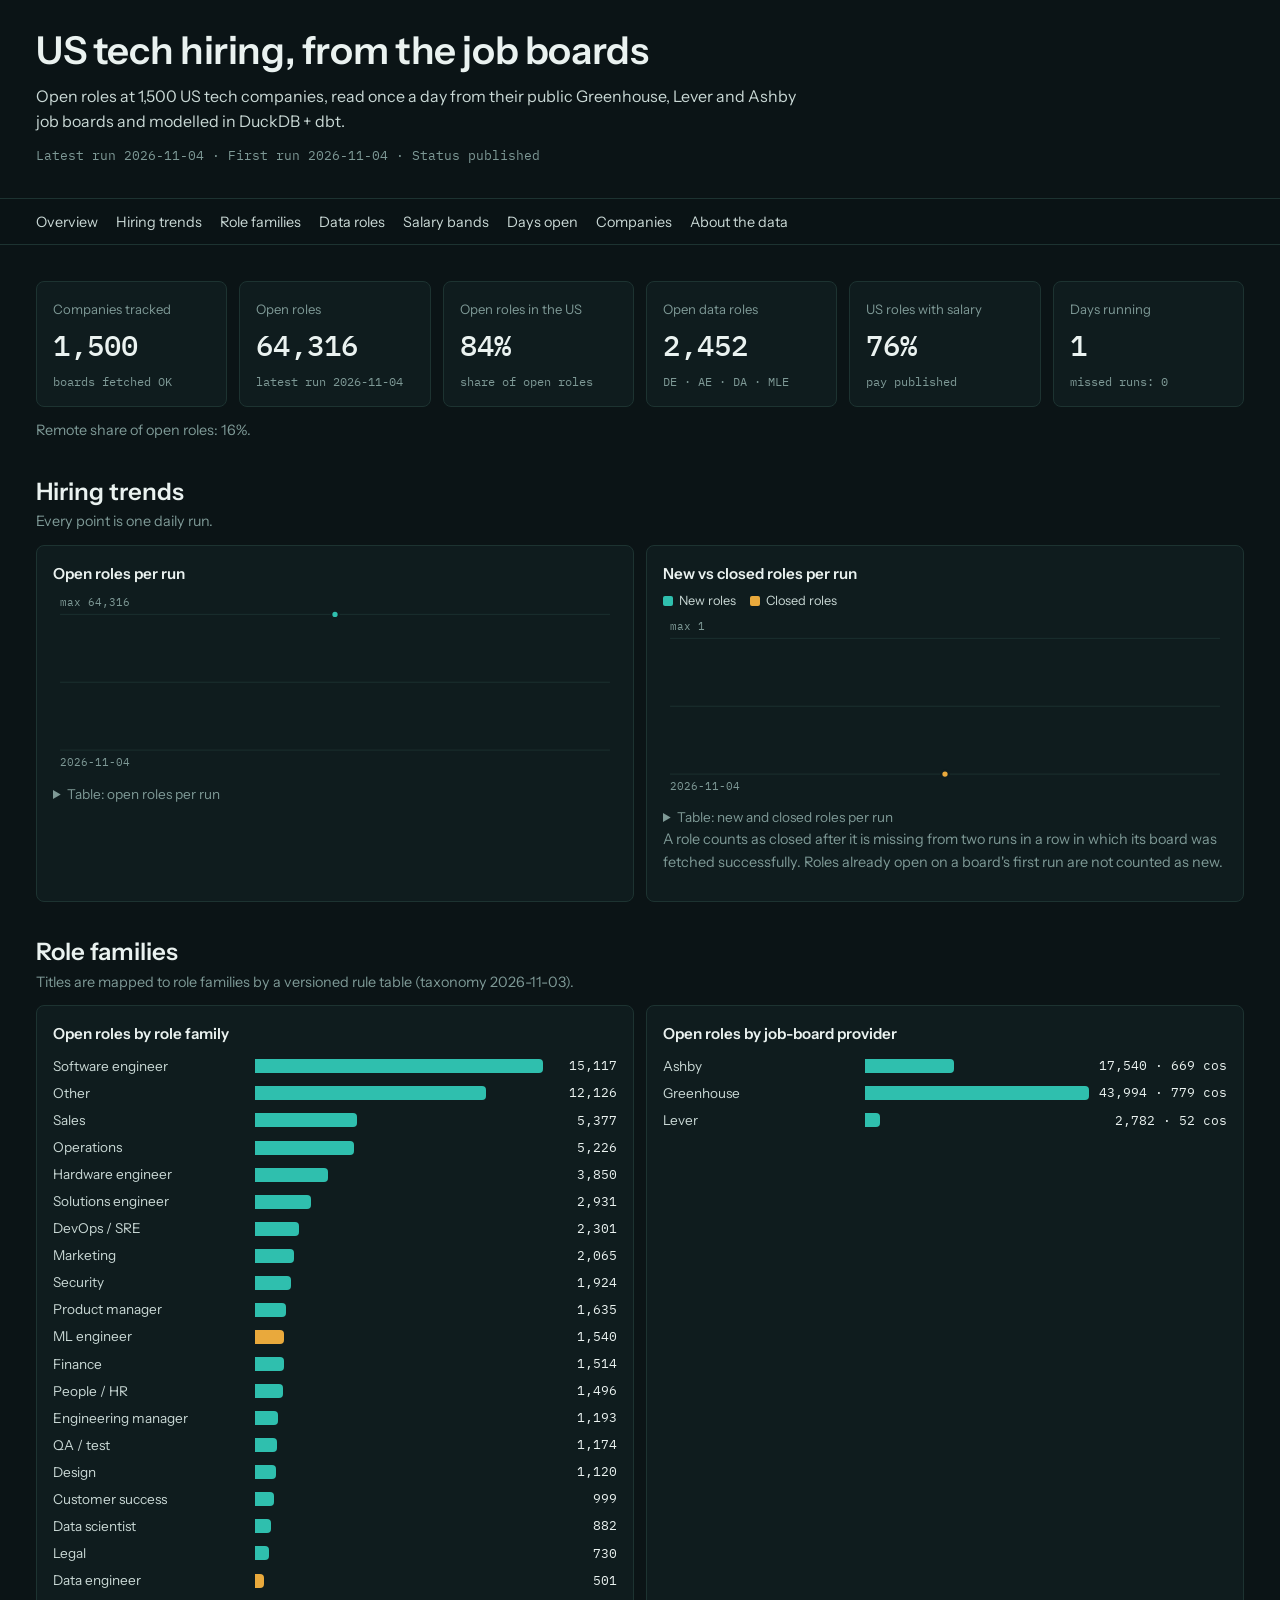
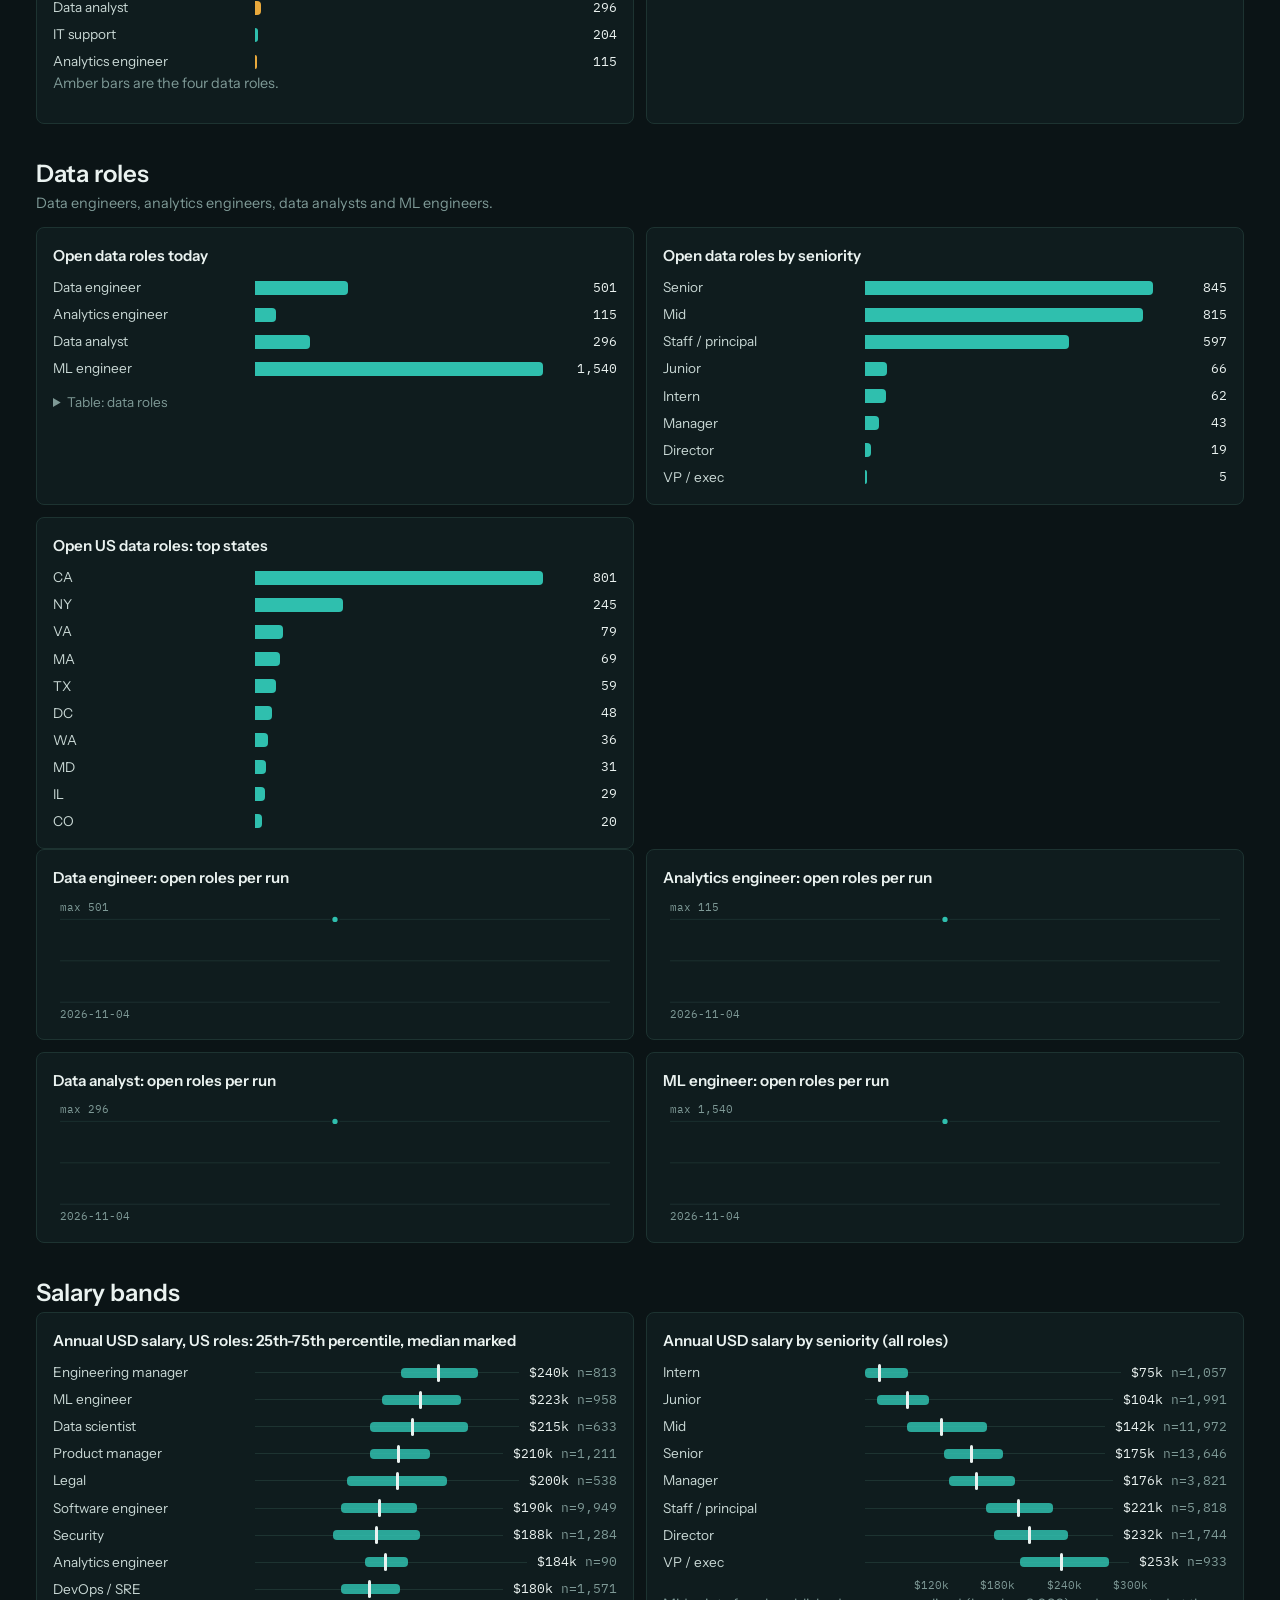
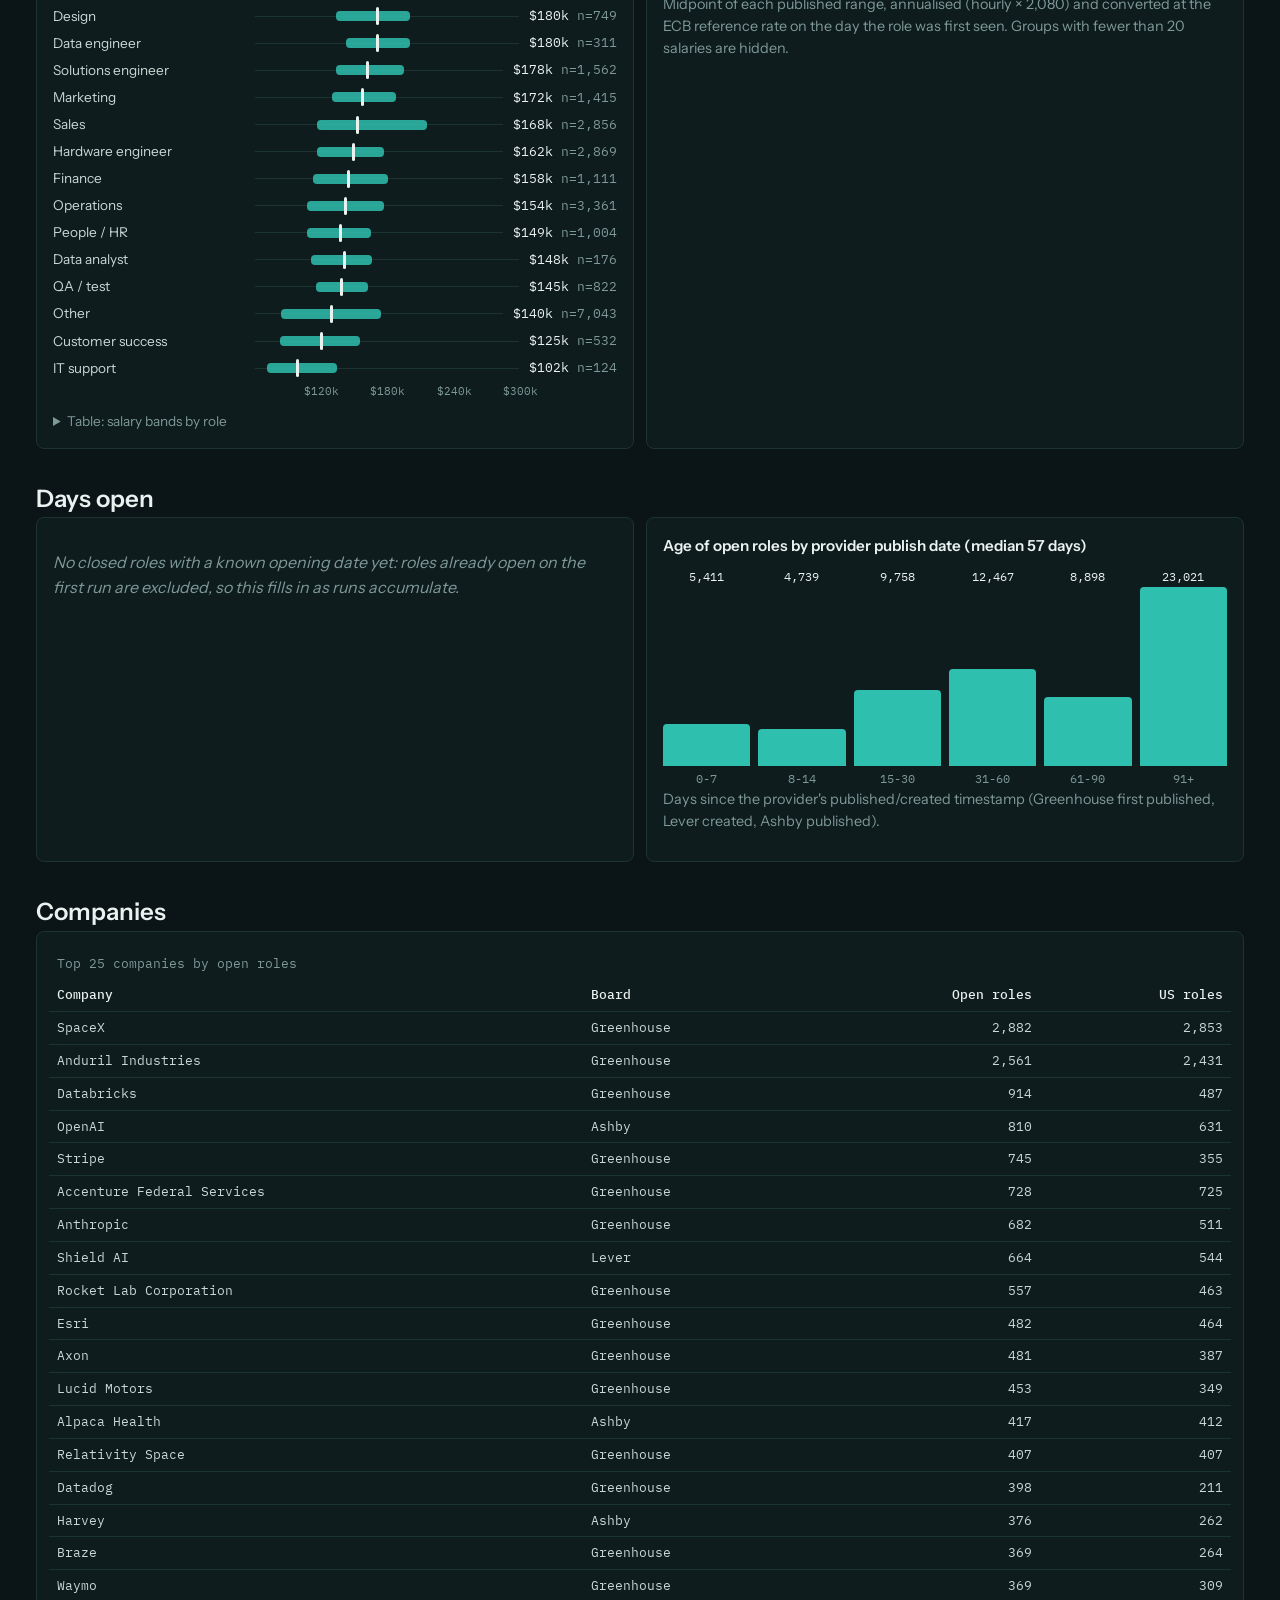
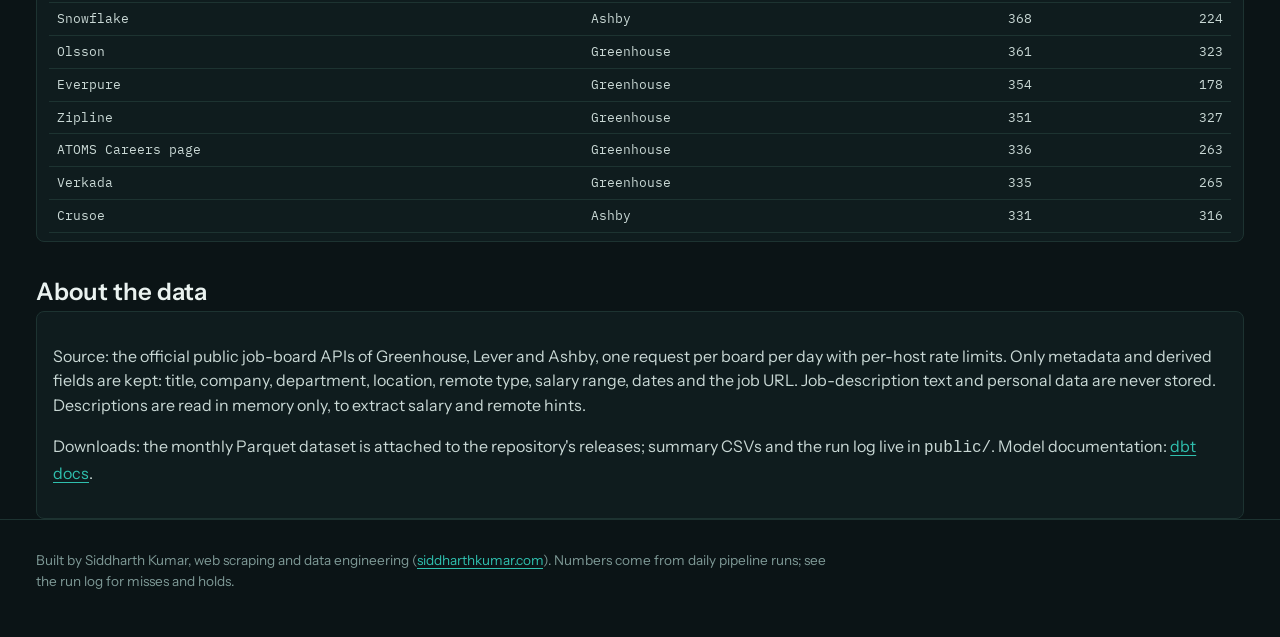
<file: checks/results/site-screenshots-002/site/index.html>
<!doctype html>
<html lang="en">
<head>
<meta charset="utf-8">
<meta name="viewport" content="width=device-width, initial-scale=1">
<title>US tech hiring: daily job-board data</title>
<meta name="description" content="Daily open roles at 1,500 US tech companies from their public Greenhouse, Lever and Ashby job boards: hiring trends, data roles, salary bands and days open.">
<meta name="theme-color" content="#0B1416">
<link rel="preload" href="assets/fonts/instrument-sans-latin-400-normal.woff2" as="font" type="font/woff2" crossorigin>
<link rel="preload" href="assets/fonts/ibm-plex-mono-latin-500-normal.woff2" as="font" type="font/woff2" crossorigin>
<link rel="stylesheet" href="assets/site.css">
<link rel="icon" href="data:image/svg+xml,%3Csvg xmlns='http://www.w3.org/2000/svg' viewBox='0 0 16 16'%3E%3Crect width='16' height='16' rx='3' fill='%230B1416'/%3E%3Crect x='3' y='8' width='2' height='5' fill='%232FBFAE'/%3E%3Crect x='7' y='5' width='2' height='8' fill='%232FBFAE'/%3E%3Crect x='11' y='3' width='2' height='10' fill='%23E9A93C'/%3E%3C/svg%3E">
</head>
<body>
<a class="skip" href="#main">Skip to content</a>
<header class="top"><div class="wrap">
<h1>US tech hiring, from the job boards</h1>
<p class="lede">Open roles at 1,500 US tech companies, read once a day from their public Greenhouse, Lever and Ashby job boards and modelled in DuckDB + dbt.</p>
<p class="meta"><span>Latest run 2026-11-04</span><span>First run 2026-11-04</span><span>Status published</span></p>
</div></header>
<nav class="sections" aria-label="Sections"><div class="wrap"><ul><li><a href="#overview">Overview</a></li><li><a href="#trends">Hiring trends</a></li><li><a href="#families">Role families</a></li><li><a href="#data-roles">Data roles</a></li><li><a href="#salary">Salary bands</a></li><li><a href="#days-open">Days open</a></li><li><a href="#companies">Companies</a></li><li><a href="#about">About the data</a></li></ul></div></nav>
<main id="main" class="wrap">
<section id="overview" aria-labelledby="h-overview"><h2 id="h-overview" class="skip">Overview</h2><ul class="kpis" role="list"><li class="kpi"><span class="label">Companies tracked</span><span class="value">1,500</span><span class="sub">boards fetched OK</span></li><li class="kpi"><span class="label">Open roles</span><span class="value">64,316</span><span class="sub">latest run 2026-11-04</span></li><li class="kpi"><span class="label">Open roles in the US</span><span class="value">84%</span><span class="sub">share of open roles</span></li><li class="kpi"><span class="label">Open data roles</span><span class="value">2,452</span><span class="sub">DE · AE · DA · MLE</span></li><li class="kpi"><span class="label">US roles with salary</span><span class="value">76%</span><span class="sub">pay published</span></li><li class="kpi"><span class="label">Days running</span><span class="value">1</span><span class="sub">missed runs: 0</span></li></ul>
<p class="section-note" style="margin-top:12px">Remote share of open roles: 16%.</p></section>
<section id="trends" aria-labelledby="h-trends"><h2 id="h-trends">Hiring trends</h2><p class="section-note">Every point is one daily run.</p><div class="grid"><div class="panel"><figure class="chart"><figcaption>Open roles per run</figcaption><svg viewBox="0 0 640 200" role="img" aria-label="Open roles per run" preserveAspectRatio="xMidYMid meet"><line class="grid" x1="8" x2="632" y1="176.0" y2="176.0"/><line class="grid" x1="8" x2="632" y1="99.0" y2="99.0"/><line class="grid" x1="8" x2="632" y1="22.0" y2="22.0"/><circle class="dot teal" cx="320.0" cy="22.0" r="4"><title>Open roles · 2026-11-04: 64,316</title></circle><text class="axis" x="8" y="194">2026-11-04</text><text class="axis" x="8" y="12">max 64,316</text></svg></figure><details class="table-view"><summary>Table: open roles per run</summary><div class="table-wrap"><table><thead><tr><th scope="col">Run date</th><th scope="col" class=num>Open roles</th></tr></thead><tbody><tr><td>2026-11-04</td><td class=num>64,316</td></tr></tbody></table></div></details></div><div class="panel"><figure class="chart"><figcaption>New vs closed roles per run</figcaption><ul class="legend" role="list"><li><span class="swatch teal"></span>New roles</li><li><span class="swatch amber"></span>Closed roles</li></ul><svg viewBox="0 0 640 200" role="img" aria-label="New vs closed roles per run" preserveAspectRatio="xMidYMid meet"><line class="grid" x1="8" x2="632" y1="176.0" y2="176.0"/><line class="grid" x1="8" x2="632" y1="99.0" y2="99.0"/><line class="grid" x1="8" x2="632" y1="22.0" y2="22.0"/><circle class="dot teal" cx="320.0" cy="176.0" r="4"><title>New roles · 2026-11-04: 0</title></circle><circle class="dot amber" cx="320.0" cy="176.0" r="4"><title>Closed roles · 2026-11-04: 0</title></circle><text class="axis" x="8" y="194">2026-11-04</text><text class="axis" x="8" y="12">max 1</text></svg></figure><details class="table-view"><summary>Table: new and closed roles per run</summary><div class="table-wrap"><table><thead><tr><th scope="col">Run date</th><th scope="col" class=num>New</th><th scope="col" class=num>Closed</th></tr></thead><tbody><tr><td>2026-11-04</td><td class=num>0</td><td class=num>0</td></tr></tbody></table></div></details><p class="section-note">A role counts as closed after it is missing from two runs in a row in which its board was fetched successfully. Roles already open on a board's first run are not counted as new.</p></div></div></section>
<section id="families" aria-labelledby="h-families"><h2 id="h-families">Role families</h2><p class="section-note">Titles are mapped to role families by a versioned rule table (taxonomy 2026-11-03).</p><div class="grid"><div class="panel"><figure class="chart"><figcaption>Open roles by role family</figcaption><ul class="hbars" role="list"><li><span class="bar-label">Software engineer</span><span class="bar-track"><span class="bar teal" style="width:100.0%" title="Software engineer: 15,117"></span></span><span class="bar-value">15,117</span></li><li><span class="bar-label">Other</span><span class="bar-track"><span class="bar teal" style="width:80.2%" title="Other: 12,126"></span></span><span class="bar-value">12,126</span></li><li><span class="bar-label">Sales</span><span class="bar-track"><span class="bar teal" style="width:35.6%" title="Sales: 5,377"></span></span><span class="bar-value">5,377</span></li><li><span class="bar-label">Operations</span><span class="bar-track"><span class="bar teal" style="width:34.6%" title="Operations: 5,226"></span></span><span class="bar-value">5,226</span></li><li><span class="bar-label">Hardware engineer</span><span class="bar-track"><span class="bar teal" style="width:25.5%" title="Hardware engineer: 3,850"></span></span><span class="bar-value">3,850</span></li><li><span class="bar-label">Solutions engineer</span><span class="bar-track"><span class="bar teal" style="width:19.4%" title="Solutions engineer: 2,931"></span></span><span class="bar-value">2,931</span></li><li><span class="bar-label">DevOps / SRE</span><span class="bar-track"><span class="bar teal" style="width:15.2%" title="DevOps / SRE: 2,301"></span></span><span class="bar-value">2,301</span></li><li><span class="bar-label">Marketing</span><span class="bar-track"><span class="bar teal" style="width:13.7%" title="Marketing: 2,065"></span></span><span class="bar-value">2,065</span></li><li><span class="bar-label">Security</span><span class="bar-track"><span class="bar teal" style="width:12.7%" title="Security: 1,924"></span></span><span class="bar-value">1,924</span></li><li><span class="bar-label">Product manager</span><span class="bar-track"><span class="bar teal" style="width:10.8%" title="Product manager: 1,635"></span></span><span class="bar-value">1,635</span></li><li><span class="bar-label">ML engineer</span><span class="bar-track"><span class="bar amber" style="width:10.2%" title="ML engineer: 1,540"></span></span><span class="bar-value">1,540</span></li><li><span class="bar-label">Finance</span><span class="bar-track"><span class="bar teal" style="width:10.0%" title="Finance: 1,514"></span></span><span class="bar-value">1,514</span></li><li><span class="bar-label">People / HR</span><span class="bar-track"><span class="bar teal" style="width:9.9%" title="People / HR: 1,496"></span></span><span class="bar-value">1,496</span></li><li><span class="bar-label">Engineering manager</span><span class="bar-track"><span class="bar teal" style="width:7.9%" title="Engineering manager: 1,193"></span></span><span class="bar-value">1,193</span></li><li><span class="bar-label">QA / test</span><span class="bar-track"><span class="bar teal" style="width:7.8%" title="QA / test: 1,174"></span></span><span class="bar-value">1,174</span></li><li><span class="bar-label">Design</span><span class="bar-track"><span class="bar teal" style="width:7.4%" title="Design: 1,120"></span></span><span class="bar-value">1,120</span></li><li><span class="bar-label">Customer success</span><span class="bar-track"><span class="bar teal" style="width:6.6%" title="Customer success: 999"></span></span><span class="bar-value">999</span></li><li><span class="bar-label">Data scientist</span><span class="bar-track"><span class="bar teal" style="width:5.8%" title="Data scientist: 882"></span></span><span class="bar-value">882</span></li><li><span class="bar-label">Legal</span><span class="bar-track"><span class="bar teal" style="width:4.8%" title="Legal: 730"></span></span><span class="bar-value">730</span></li><li><span class="bar-label">Data engineer</span><span class="bar-track"><span class="bar amber" style="width:3.3%" title="Data engineer: 501"></span></span><span class="bar-value">501</span></li><li><span class="bar-label">Data analyst</span><span class="bar-track"><span class="bar amber" style="width:2.0%" title="Data analyst: 296"></span></span><span class="bar-value">296</span></li><li><span class="bar-label">IT support</span><span class="bar-track"><span class="bar teal" style="width:1.3%" title="IT support: 204"></span></span><span class="bar-value">204</span></li><li><span class="bar-label">Analytics engineer</span><span class="bar-track"><span class="bar amber" style="width:0.8%" title="Analytics engineer: 115"></span></span><span class="bar-value">115</span></li></ul></figure><p class="section-note">Amber bars are the four data roles.</p></div><div class="panel"><figure class="chart"><figcaption>Open roles by job-board provider</figcaption><ul class="hbars" role="list"><li><span class="bar-label">Ashby</span><span class="bar-track"><span class="bar teal" style="width:39.9%" title="Ashby: 17,540 · 669 cos"></span></span><span class="bar-value">17,540 · 669 cos</span></li><li><span class="bar-label">Greenhouse</span><span class="bar-track"><span class="bar teal" style="width:100.0%" title="Greenhouse: 43,994 · 779 cos"></span></span><span class="bar-value">43,994 · 779 cos</span></li><li><span class="bar-label">Lever</span><span class="bar-track"><span class="bar teal" style="width:6.3%" title="Lever: 2,782 · 52 cos"></span></span><span class="bar-value">2,782 · 52 cos</span></li></ul></figure></div></div></section>
<section id="data-roles" aria-labelledby="h-data"><h2 id="h-data">Data roles</h2><p class="section-note">Data engineers, analytics engineers, data analysts and ML engineers.</p><div class="grid"><div class="panel"><figure class="chart"><figcaption>Open data roles today</figcaption><ul class="hbars" role="list"><li><span class="bar-label">Data engineer</span><span class="bar-track"><span class="bar teal" style="width:32.5%" title="Data engineer: 501"></span></span><span class="bar-value">501</span></li><li><span class="bar-label">Analytics engineer</span><span class="bar-track"><span class="bar teal" style="width:7.5%" title="Analytics engineer: 115"></span></span><span class="bar-value">115</span></li><li><span class="bar-label">Data analyst</span><span class="bar-track"><span class="bar teal" style="width:19.2%" title="Data analyst: 296"></span></span><span class="bar-value">296</span></li><li><span class="bar-label">ML engineer</span><span class="bar-track"><span class="bar teal" style="width:100.0%" title="ML engineer: 1,540"></span></span><span class="bar-value">1,540</span></li></ul></figure><details class="table-view"><summary>Table: data roles</summary><div class="table-wrap"><table><thead><tr><th scope="col">Role</th><th scope="col" class=num>Open</th><th scope="col" class=num>Median US salary</th><th scope="col" class=num>Remote share</th></tr></thead><tbody><tr><td>Data engineer</td><td class=num>501</td><td class=num>$180k</td><td class=num>25%</td></tr><tr><td>Analytics engineer</td><td class=num>115</td><td class=num>$184k</td><td class=num>36%</td></tr><tr><td>Data analyst</td><td class=num>296</td><td class=num>$148k</td><td class=num>29%</td></tr><tr><td>ML engineer</td><td class=num>1,540</td><td class=num>$223k</td><td class=num>21%</td></tr></tbody></table></div></details></div><div class="panel"><figure class="chart"><figcaption>Open data roles by seniority</figcaption><ul class="hbars" role="list"><li><span class="bar-label">Senior</span><span class="bar-track"><span class="bar teal" style="width:100.0%" title="Senior: 845"></span></span><span class="bar-value">845</span></li><li><span class="bar-label">Mid</span><span class="bar-track"><span class="bar teal" style="width:96.4%" title="Mid: 815"></span></span><span class="bar-value">815</span></li><li><span class="bar-label">Staff / principal</span><span class="bar-track"><span class="bar teal" style="width:70.7%" title="Staff / principal: 597"></span></span><span class="bar-value">597</span></li><li><span class="bar-label">Junior</span><span class="bar-track"><span class="bar teal" style="width:7.8%" title="Junior: 66"></span></span><span class="bar-value">66</span></li><li><span class="bar-label">Intern</span><span class="bar-track"><span class="bar teal" style="width:7.3%" title="Intern: 62"></span></span><span class="bar-value">62</span></li><li><span class="bar-label">Manager</span><span class="bar-track"><span class="bar teal" style="width:5.1%" title="Manager: 43"></span></span><span class="bar-value">43</span></li><li><span class="bar-label">Director</span><span class="bar-track"><span class="bar teal" style="width:2.2%" title="Director: 19"></span></span><span class="bar-value">19</span></li><li><span class="bar-label">VP / exec</span><span class="bar-track"><span class="bar teal" style="width:0.6%" title="VP / exec: 5"></span></span><span class="bar-value">5</span></li></ul></figure></div><div class="panel"><figure class="chart"><figcaption>Open US data roles: top states</figcaption><ul class="hbars" role="list"><li><span class="bar-label">CA</span><span class="bar-track"><span class="bar teal" style="width:100.0%" title="CA: 801"></span></span><span class="bar-value">801</span></li><li><span class="bar-label">NY</span><span class="bar-track"><span class="bar teal" style="width:30.6%" title="NY: 245"></span></span><span class="bar-value">245</span></li><li><span class="bar-label">VA</span><span class="bar-track"><span class="bar teal" style="width:9.9%" title="VA: 79"></span></span><span class="bar-value">79</span></li><li><span class="bar-label">MA</span><span class="bar-track"><span class="bar teal" style="width:8.6%" title="MA: 69"></span></span><span class="bar-value">69</span></li><li><span class="bar-label">TX</span><span class="bar-track"><span class="bar teal" style="width:7.4%" title="TX: 59"></span></span><span class="bar-value">59</span></li><li><span class="bar-label">DC</span><span class="bar-track"><span class="bar teal" style="width:6.0%" title="DC: 48"></span></span><span class="bar-value">48</span></li><li><span class="bar-label">WA</span><span class="bar-track"><span class="bar teal" style="width:4.5%" title="WA: 36"></span></span><span class="bar-value">36</span></li><li><span class="bar-label">MD</span><span class="bar-track"><span class="bar teal" style="width:3.9%" title="MD: 31"></span></span><span class="bar-value">31</span></li><li><span class="bar-label">IL</span><span class="bar-track"><span class="bar teal" style="width:3.6%" title="IL: 29"></span></span><span class="bar-value">29</span></li><li><span class="bar-label">CO</span><span class="bar-track"><span class="bar teal" style="width:2.5%" title="CO: 20"></span></span><span class="bar-value">20</span></li></ul></figure></div></div><div class="grid"><div class="panel"><figure class="chart"><figcaption>Data engineer: open roles per run</figcaption><svg viewBox="0 0 640 140" role="img" aria-label="Data engineer: open roles per run" preserveAspectRatio="xMidYMid meet"><line class="grid" x1="8" x2="632" y1="116.0" y2="116.0"/><line class="grid" x1="8" x2="632" y1="69.0" y2="69.0"/><line class="grid" x1="8" x2="632" y1="22.0" y2="22.0"/><circle class="dot teal" cx="320.0" cy="22.0" r="4"><title>Data engineer · 2026-11-04: 501</title></circle><text class="axis" x="8" y="134">2026-11-04</text><text class="axis" x="8" y="12">max 501</text></svg></figure></div><div class="panel"><figure class="chart"><figcaption>Analytics engineer: open roles per run</figcaption><svg viewBox="0 0 640 140" role="img" aria-label="Analytics engineer: open roles per run" preserveAspectRatio="xMidYMid meet"><line class="grid" x1="8" x2="632" y1="116.0" y2="116.0"/><line class="grid" x1="8" x2="632" y1="69.0" y2="69.0"/><line class="grid" x1="8" x2="632" y1="22.0" y2="22.0"/><circle class="dot teal" cx="320.0" cy="22.0" r="4"><title>Analytics engineer · 2026-11-04: 115</title></circle><text class="axis" x="8" y="134">2026-11-04</text><text class="axis" x="8" y="12">max 115</text></svg></figure></div><div class="panel"><figure class="chart"><figcaption>Data analyst: open roles per run</figcaption><svg viewBox="0 0 640 140" role="img" aria-label="Data analyst: open roles per run" preserveAspectRatio="xMidYMid meet"><line class="grid" x1="8" x2="632" y1="116.0" y2="116.0"/><line class="grid" x1="8" x2="632" y1="69.0" y2="69.0"/><line class="grid" x1="8" x2="632" y1="22.0" y2="22.0"/><circle class="dot teal" cx="320.0" cy="22.0" r="4"><title>Data analyst · 2026-11-04: 296</title></circle><text class="axis" x="8" y="134">2026-11-04</text><text class="axis" x="8" y="12">max 296</text></svg></figure></div><div class="panel"><figure class="chart"><figcaption>ML engineer: open roles per run</figcaption><svg viewBox="0 0 640 140" role="img" aria-label="ML engineer: open roles per run" preserveAspectRatio="xMidYMid meet"><line class="grid" x1="8" x2="632" y1="116.0" y2="116.0"/><line class="grid" x1="8" x2="632" y1="69.0" y2="69.0"/><line class="grid" x1="8" x2="632" y1="22.0" y2="22.0"/><circle class="dot teal" cx="320.0" cy="22.0" r="4"><title>ML engineer · 2026-11-04: 1,540</title></circle><text class="axis" x="8" y="134">2026-11-04</text><text class="axis" x="8" y="12">max 1,540</text></svg></figure></div></div></section>
<section id="salary" aria-labelledby="h-salary"><h2 id="h-salary">Salary bands</h2><div class="grid"><div class="panel"><figure class="chart"><figcaption>Annual USD salary, US roles: 25th-75th percentile, median marked</figcaption><ul class="hbars ranges" role="list"><li><span class="bar-label">Engineering manager</span><span class="range-track" title="Engineering manager: p25 $204k, median $240k, p75 $280k (n=813)"><span class="range teal" style="left:55.2%;width:29.4%"></span><span class="median" style="left:69.2%"></span></span><span class="bar-value">$240k <span class="quiet">n=813</span></span></li><li><span class="bar-label">ML engineer</span><span class="range-track" title="ML engineer: p25 $185k, median $223k, p75 $262k (n=958)"><span class="range teal" style="left:48.1%;width:29.8%"></span><span class="median" style="left:62.6%"></span></span><span class="bar-value">$223k <span class="quiet">n=958</span></span></li><li><span class="bar-label">Data scientist</span><span class="range-track" title="Data scientist: p25 $174k, median $215k, p75 $270k (n=633)"><span class="range teal" style="left:43.8%;width:37.0%"></span><span class="median" style="left:59.6%"></span></span><span class="bar-value">$215k <span class="quiet">n=633</span></span></li><li><span class="bar-label">Product manager</span><span class="range-track" title="Product manager: p25 $181k, median $210k, p75 $243k (n=1,211)"><span class="range teal" style="left:46.6%;width:23.8%"></span><span class="median" style="left:57.7%"></span></span><span class="bar-value">$210k <span class="quiet">n=1,211</span></span></li><li><span class="bar-label">Legal</span><span class="range-track" title="Legal: p25 $151k, median $200k, p75 $249k (n=538)"><span class="range teal" style="left:34.9%;width:37.7%"></span><span class="median" style="left:53.8%"></span></span><span class="bar-value">$200k <span class="quiet">n=538</span></span></li><li><span class="bar-label">Software engineer</span><span class="range-track" title="Software engineer: p25 $150k, median $190k, p75 $230k (n=9,949)"><span class="range teal" style="left:34.6%;width:30.6%"></span><span class="median" style="left:50.0%"></span></span><span class="bar-value">$190k <span class="quiet">n=9,949</span></span></li><li><span class="bar-label">Security</span><span class="range-track" title="Security: p25 $142k, median $188k, p75 $234k (n=1,284)"><span class="range teal" style="left:31.7%;width:35.0%"></span><span class="median" style="left:49.0%"></span></span><span class="bar-value">$188k <span class="quiet">n=1,284</span></span></li><li><span class="bar-label">Analytics engineer</span><span class="range-track" title="Analytics engineer: p25 $165k, median $184k, p75 $206k (n=90)"><span class="range teal" style="left:40.4%;width:15.8%"></span><span class="median" style="left:47.8%"></span></span><span class="bar-value">$184k <span class="quiet">n=90</span></span></li><li><span class="bar-label">DevOps / SRE</span><span class="range-track" title="DevOps / SRE: p25 $150k, median $180k, p75 $212k (n=1,571)"><span class="range teal" style="left:34.6%;width:23.8%"></span><span class="median" style="left:46.2%"></span></span><span class="bar-value">$180k <span class="quiet">n=1,571</span></span></li><li><span class="bar-label">Design</span><span class="range-track" title="Design: p25 $140k, median $180k, p75 $213k (n=749)"><span class="range teal" style="left:30.6%;width:28.3%"></span><span class="median" style="left:46.2%"></span></span><span class="bar-value">$180k <span class="quiet">n=749</span></span></li><li><span class="bar-label">Data engineer</span><span class="range-track" title="Data engineer: p25 $150k, median $180k, p75 $213k (n=311)"><span class="range teal" style="left:34.5%;width:24.3%"></span><span class="median" style="left:46.2%"></span></span><span class="bar-value">$180k <span class="quiet">n=311</span></span></li><li><span class="bar-label">Solutions engineer</span><span class="range-track" title="Solutions engineer: p25 $145k, median $178k, p75 $216k (n=1,562)"><span class="range teal" style="left:32.7%;width:27.3%"></span><span class="median" style="left:45.2%"></span></span><span class="bar-value">$178k <span class="quiet">n=1,562</span></span></li><li><span class="bar-label">Marketing</span><span class="range-track" title="Marketing: p25 $141k, median $172k, p75 $208k (n=1,415)"><span class="range teal" style="left:31.2%;width:25.5%"></span><span class="median" style="left:43.3%"></span></span><span class="bar-value">$172k <span class="quiet">n=1,415</span></span></li><li><span class="bar-label">Sales</span><span class="range-track" title="Sales: p25 $125k, median $168k, p75 $240k (n=2,856)"><span class="range teal" style="left:25.0%;width:44.2%"></span><span class="median" style="left:41.3%"></span></span><span class="bar-value">$168k <span class="quiet">n=2,856</span></span></li><li><span class="bar-label">Hardware engineer</span><span class="range-track" title="Hardware engineer: p25 $125k, median $162k, p75 $195k (n=2,869)"><span class="range teal" style="left:25.0%;width:26.9%"></span><span class="median" style="left:39.4%"></span></span><span class="bar-value">$162k <span class="quiet">n=2,869</span></span></li><li><span class="bar-label">Finance</span><span class="range-track" title="Finance: p25 $121k, median $158k, p75 $200k (n=1,111)"><span class="range teal" style="left:23.3%;width:30.5%"></span><span class="median" style="left:37.5%"></span></span><span class="bar-value">$158k <span class="quiet">n=1,111</span></span></li><li><span class="bar-label">Operations</span><span class="range-track" title="Operations: p25 $115k, median $154k, p75 $195k (n=3,361)"><span class="range teal" style="left:21.2%;width:30.8%"></span><span class="median" style="left:36.2%"></span></span><span class="bar-value">$154k <span class="quiet">n=3,361</span></span></li><li><span class="bar-label">People / HR</span><span class="range-track" title="People / HR: p25 $115k, median $149k, p75 $181k (n=1,004)"><span class="range teal" style="left:21.2%;width:25.5%"></span><span class="median" style="left:34.2%"></span></span><span class="bar-value">$149k <span class="quiet">n=1,004</span></span></li><li><span class="bar-label">Data analyst</span><span class="range-track" title="Data analyst: p25 $115k, median $148k, p75 $175k (n=176)"><span class="range teal" style="left:21.2%;width:23.1%"></span><span class="median" style="left:33.8%"></span></span><span class="bar-value">$148k <span class="quiet">n=176</span></span></li><li><span class="bar-label">QA / test</span><span class="range-track" title="QA / test: p25 $120k, median $145k, p75 $172k (n=822)"><span class="range teal" style="left:23.1%;width:19.8%"></span><span class="median" style="left:32.7%"></span></span><span class="bar-value">$145k <span class="quiet">n=822</span></span></li><li><span class="bar-label">Other</span><span class="range-track" title="Other: p25 $88k, median $140k, p75 $192k (n=7,043)"><span class="range teal" style="left:10.6%;width:40.4%"></span><span class="median" style="left:30.8%"></span></span><span class="bar-value">$140k <span class="quiet">n=7,043</span></span></li><li><span class="bar-label">Customer success</span><span class="range-track" title="Customer success: p25 $85k, median $125k, p75 $164k (n=532)"><span class="range teal" style="left:9.6%;width:30.4%"></span><span class="median" style="left:25.0%"></span></span><span class="bar-value">$125k <span class="quiet">n=532</span></span></li><li><span class="bar-label">IT support</span><span class="range-track" title="IT support: p25 $72k, median $102k, p75 $141k (n=124)"><span class="range teal" style="left:4.8%;width:26.3%"></span><span class="median" style="left:16.0%"></span></span><span class="bar-value">$102k <span class="quiet">n=124</span></span></li></ul><div class="range-axis" aria-hidden="true"><span class="bar-label"></span><span class="range-ticks"><span style="left:23.1%">$120k</span><span style="left:46.2%">$180k</span><span style="left:69.2%">$240k</span><span style="left:92.3%">$300k</span></span><span class="bar-value"></span></div></figure><details class="table-view"><summary>Table: salary bands by role</summary><div class="table-wrap"><table><thead><tr><th scope="col">Role</th><th scope="col" class=num>p25</th><th scope="col" class=num>Median</th><th scope="col" class=num>p75</th><th scope="col" class=num>Roles with salary</th></tr></thead><tbody><tr><td>Engineering manager</td><td class=num>$204k</td><td class=num>$240k</td><td class=num>$280k</td><td class=num>813</td></tr><tr><td>ML engineer</td><td class=num>$185k</td><td class=num>$223k</td><td class=num>$262k</td><td class=num>958</td></tr><tr><td>Data scientist</td><td class=num>$174k</td><td class=num>$215k</td><td class=num>$270k</td><td class=num>633</td></tr><tr><td>Product manager</td><td class=num>$181k</td><td class=num>$210k</td><td class=num>$243k</td><td class=num>1,211</td></tr><tr><td>Legal</td><td class=num>$151k</td><td class=num>$200k</td><td class=num>$249k</td><td class=num>538</td></tr><tr><td>Software engineer</td><td class=num>$150k</td><td class=num>$190k</td><td class=num>$230k</td><td class=num>9,949</td></tr><tr><td>Security</td><td class=num>$142k</td><td class=num>$188k</td><td class=num>$234k</td><td class=num>1,284</td></tr><tr><td>Analytics engineer</td><td class=num>$165k</td><td class=num>$184k</td><td class=num>$206k</td><td class=num>90</td></tr><tr><td>DevOps / SRE</td><td class=num>$150k</td><td class=num>$180k</td><td class=num>$212k</td><td class=num>1,571</td></tr><tr><td>Design</td><td class=num>$140k</td><td class=num>$180k</td><td class=num>$213k</td><td class=num>749</td></tr><tr><td>Data engineer</td><td class=num>$150k</td><td class=num>$180k</td><td class=num>$213k</td><td class=num>311</td></tr><tr><td>Solutions engineer</td><td class=num>$145k</td><td class=num>$178k</td><td class=num>$216k</td><td class=num>1,562</td></tr><tr><td>Marketing</td><td class=num>$141k</td><td class=num>$172k</td><td class=num>$208k</td><td class=num>1,415</td></tr><tr><td>Sales</td><td class=num>$125k</td><td class=num>$168k</td><td class=num>$240k</td><td class=num>2,856</td></tr><tr><td>Hardware engineer</td><td class=num>$125k</td><td class=num>$162k</td><td class=num>$195k</td><td class=num>2,869</td></tr><tr><td>Finance</td><td class=num>$121k</td><td class=num>$158k</td><td class=num>$200k</td><td class=num>1,111</td></tr><tr><td>Operations</td><td class=num>$115k</td><td class=num>$154k</td><td class=num>$195k</td><td class=num>3,361</td></tr><tr><td>People / HR</td><td class=num>$115k</td><td class=num>$149k</td><td class=num>$181k</td><td class=num>1,004</td></tr><tr><td>Data analyst</td><td class=num>$115k</td><td class=num>$148k</td><td class=num>$175k</td><td class=num>176</td></tr><tr><td>QA / test</td><td class=num>$120k</td><td class=num>$145k</td><td class=num>$172k</td><td class=num>822</td></tr><tr><td>Other</td><td class=num>$88k</td><td class=num>$140k</td><td class=num>$192k</td><td class=num>7,043</td></tr><tr><td>Customer success</td><td class=num>$85k</td><td class=num>$125k</td><td class=num>$164k</td><td class=num>532</td></tr><tr><td>IT support</td><td class=num>$72k</td><td class=num>$102k</td><td class=num>$141k</td><td class=num>124</td></tr></tbody></table></div></details></div><div class="panel"><figure class="chart"><figcaption>Annual USD salary by seniority (all roles)</figcaption><ul class="hbars ranges" role="list"><li><span class="bar-label">Intern</span><span class="range-track" title="Intern: p25 $60k, median $75k, p75 $104k (n=1,057)"><span class="range teal" style="left:0.1%;width:16.8%"></span><span class="median" style="left:5.7%"></span></span><span class="bar-value">$75k <span class="quiet">n=1,057</span></span></li><li><span class="bar-label">Junior</span><span class="range-track" title="Junior: p25 $73k, median $104k, p75 $128k (n=1,991)"><span class="range teal" style="left:5.0%;width:21.0%"></span><span class="median" style="left:16.9%"></span></span><span class="bar-value">$104k <span class="quiet">n=1,991</span></span></li><li><span class="bar-label">Mid</span><span class="range-track" title="Mid: p25 $105k, median $142k, p75 $192k (n=11,972)"><span class="range teal" style="left:17.5%;width:33.2%"></span><span class="median" style="left:31.7%"></span></span><span class="bar-value">$142k <span class="quiet">n=11,972</span></span></li><li><span class="bar-label">Senior</span><span class="range-track" title="Senior: p25 $146k, median $175k, p75 $209k (n=13,646)"><span class="range teal" style="left:32.9%;width:24.6%"></span><span class="median" style="left:44.2%"></span></span><span class="bar-value">$175k <span class="quiet">n=13,646</span></span></li><li><span class="bar-label">Manager</span><span class="range-track" title="Manager: p25 $148k, median $176k, p75 $218k (n=3,821)"><span class="range teal" style="left:33.8%;width:26.8%"></span><span class="median" style="left:44.7%"></span></span><span class="bar-value">$176k <span class="quiet">n=3,821</span></span></li><li><span class="bar-label">Staff / principal</span><span class="range-track" title="Staff / principal: p25 $188k, median $221k, p75 $257k (n=5,818)"><span class="range teal" style="left:49.0%;width:26.7%"></span><span class="median" style="left:61.9%"></span></span><span class="bar-value">$221k <span class="quiet">n=5,818</span></span></li><li><span class="bar-label">Director</span><span class="range-track" title="Director: p25 $196k, median $232k, p75 $273k (n=1,744)"><span class="range teal" style="left:52.1%;width:29.9%"></span><span class="median" style="left:66.0%"></span></span><span class="bar-value">$232k <span class="quiet">n=1,744</span></span></li><li><span class="bar-label">VP / exec</span><span class="range-track" title="VP / exec: p25 $212k, median $253k, p75 $300k (n=933)"><span class="range teal" style="left:58.7%;width:33.7%"></span><span class="median" style="left:74.2%"></span></span><span class="bar-value">$253k <span class="quiet">n=933</span></span></li></ul><div class="range-axis" aria-hidden="true"><span class="bar-label"></span><span class="range-ticks"><span style="left:23.1%">$120k</span><span style="left:46.2%">$180k</span><span style="left:69.2%">$240k</span><span style="left:92.3%">$300k</span></span><span class="bar-value"></span></div></figure><p class="section-note">Midpoint of each published range, annualised (hourly × 2,080) and converted at the ECB reference rate on the day the role was first seen. Groups with fewer than 20 salaries are hidden.</p></div></div></section>
<section id="days-open" aria-labelledby="h-days"><h2 id="h-days">Days open</h2><div class="grid"><div class="panel"><p class="empty">No closed roles with a known opening date yet: roles already open on the first run are excluded, so this fills in as runs accumulate.</p></div><div class="panel"><figure class="chart"><figcaption>Age of open roles by provider publish date (median 57 days)</figcaption><ol class="columns" role="list"><li><span class="col-value">5,411</span><span class="col-track"><span class="col teal" style="height:23.5%" title="0-7: 5,411"></span></span><span class="col-label">0-7</span></li><li><span class="col-value">4,739</span><span class="col-track"><span class="col teal" style="height:20.6%" title="8-14: 4,739"></span></span><span class="col-label">8-14</span></li><li><span class="col-value">9,758</span><span class="col-track"><span class="col teal" style="height:42.4%" title="15-30: 9,758"></span></span><span class="col-label">15-30</span></li><li><span class="col-value">12,467</span><span class="col-track"><span class="col teal" style="height:54.2%" title="31-60: 12,467"></span></span><span class="col-label">31-60</span></li><li><span class="col-value">8,898</span><span class="col-track"><span class="col teal" style="height:38.7%" title="61-90: 8,898"></span></span><span class="col-label">61-90</span></li><li><span class="col-value">23,021</span><span class="col-track"><span class="col teal" style="height:100.0%" title="91+: 23,021"></span></span><span class="col-label">91+</span></li></ol></figure><p class="section-note">Days since the provider's published/created timestamp (Greenhouse first published, Lever created, Ashby published).</p></div></div></section>
<section id="companies" aria-labelledby="h-companies"><h2 id="h-companies">Companies</h2><div class="data-table"><div class="table-wrap"><table><caption class="quiet" style="text-align:left;padding:6px 8px">Top 25 companies by open roles</caption><thead><tr><th scope="col">Company</th><th scope="col">Board</th><th scope="col" class="num">Open roles</th><th scope="col" class="num">US roles</th></tr></thead><tbody><tr><td>SpaceX</td><td>Greenhouse</td><td class="num">2,882</td><td class="num">2,853</td></tr><tr><td>Anduril Industries</td><td>Greenhouse</td><td class="num">2,561</td><td class="num">2,431</td></tr><tr><td>Databricks</td><td>Greenhouse</td><td class="num">914</td><td class="num">487</td></tr><tr><td>OpenAI</td><td>Ashby</td><td class="num">810</td><td class="num">631</td></tr><tr><td>Stripe</td><td>Greenhouse</td><td class="num">745</td><td class="num">355</td></tr><tr><td>Accenture Federal Services</td><td>Greenhouse</td><td class="num">728</td><td class="num">725</td></tr><tr><td>Anthropic</td><td>Greenhouse</td><td class="num">682</td><td class="num">511</td></tr><tr><td>Shield AI</td><td>Lever</td><td class="num">664</td><td class="num">544</td></tr><tr><td>Rocket Lab Corporation</td><td>Greenhouse</td><td class="num">557</td><td class="num">463</td></tr><tr><td>Esri</td><td>Greenhouse</td><td class="num">482</td><td class="num">464</td></tr><tr><td>Axon</td><td>Greenhouse</td><td class="num">481</td><td class="num">387</td></tr><tr><td>Lucid Motors</td><td>Greenhouse</td><td class="num">453</td><td class="num">349</td></tr><tr><td>Alpaca Health</td><td>Ashby</td><td class="num">417</td><td class="num">412</td></tr><tr><td>Relativity Space</td><td>Greenhouse</td><td class="num">407</td><td class="num">407</td></tr><tr><td>Datadog</td><td>Greenhouse</td><td class="num">398</td><td class="num">211</td></tr><tr><td>Harvey</td><td>Ashby</td><td class="num">376</td><td class="num">262</td></tr><tr><td>Braze</td><td>Greenhouse</td><td class="num">369</td><td class="num">264</td></tr><tr><td>Waymo</td><td>Greenhouse</td><td class="num">369</td><td class="num">309</td></tr><tr><td>Snowflake</td><td>Ashby</td><td class="num">368</td><td class="num">224</td></tr><tr><td>Olsson</td><td>Greenhouse</td><td class="num">361</td><td class="num">323</td></tr><tr><td>Everpure</td><td>Greenhouse</td><td class="num">354</td><td class="num">178</td></tr><tr><td>Zipline</td><td>Greenhouse</td><td class="num">351</td><td class="num">327</td></tr><tr><td>ATOMS Careers page</td><td>Greenhouse</td><td class="num">336</td><td class="num">263</td></tr><tr><td>Verkada</td><td>Greenhouse</td><td class="num">335</td><td class="num">265</td></tr><tr><td>Crusoe</td><td>Ashby</td><td class="num">331</td><td class="num">316</td></tr></tbody></table></div></div></section>
<section id="about" aria-labelledby="h-about"><h2 id="h-about">About the data</h2>
<div class="panel"><p>Source: the official public job-board APIs of Greenhouse, Lever and Ashby, one request per board per day with per-host rate limits. Only metadata and derived fields are kept: title, company, department, location, remote type, salary range, dates and the job URL. Job-description text and personal data are never stored. Descriptions are read in memory only, to extract salary and remote hints.</p>
<p>Downloads: the monthly Parquet dataset is attached to the repository's releases; summary CSVs and the run log live in <code>public/</code>. Model documentation: <a href="dbt-docs/index.html">dbt docs</a>.</p></div></section>
</main>
<footer><div class="wrap"><p>Built by Siddharth Kumar, web scraping and data engineering (<a href="https://siddharthkumar.com">siddharthkumar.com</a>). Numbers come from daily pipeline runs; see the run log for misses and holds.</p></div></footer>
</body>
</html>
</file>
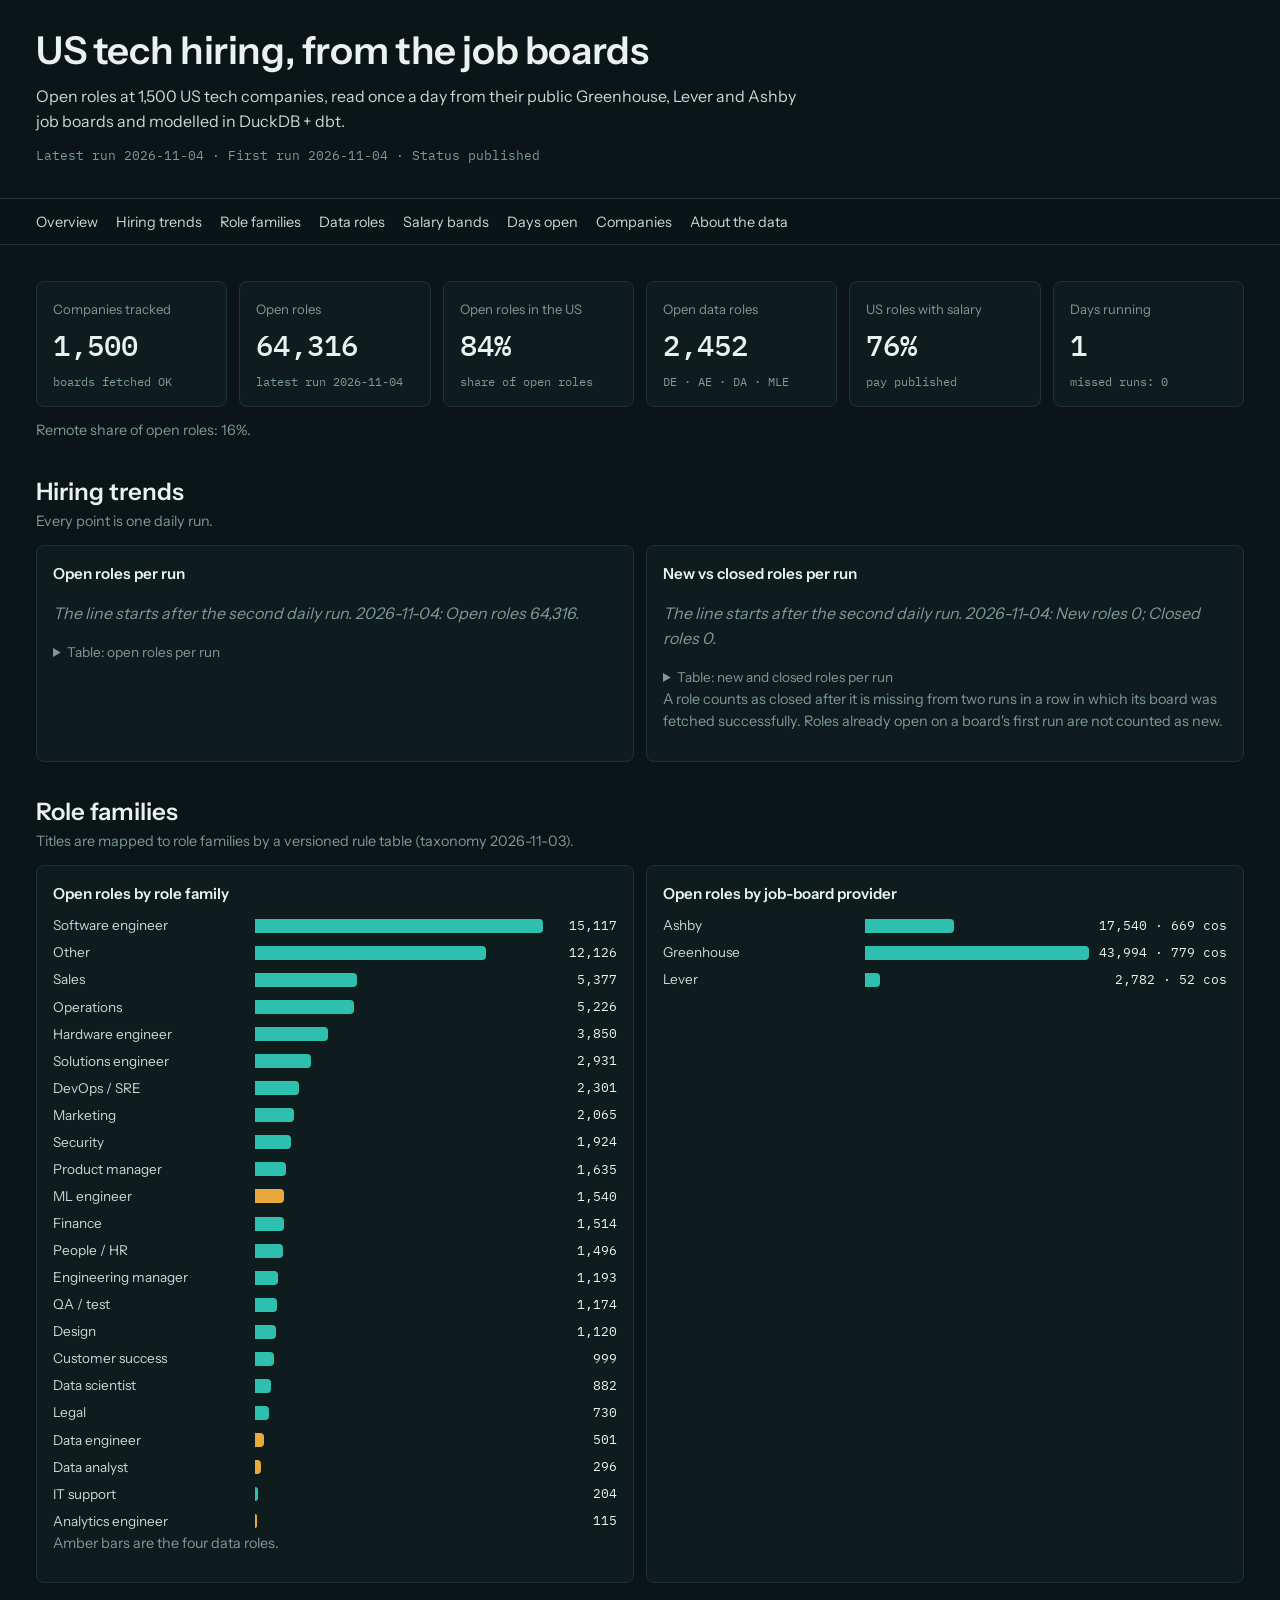
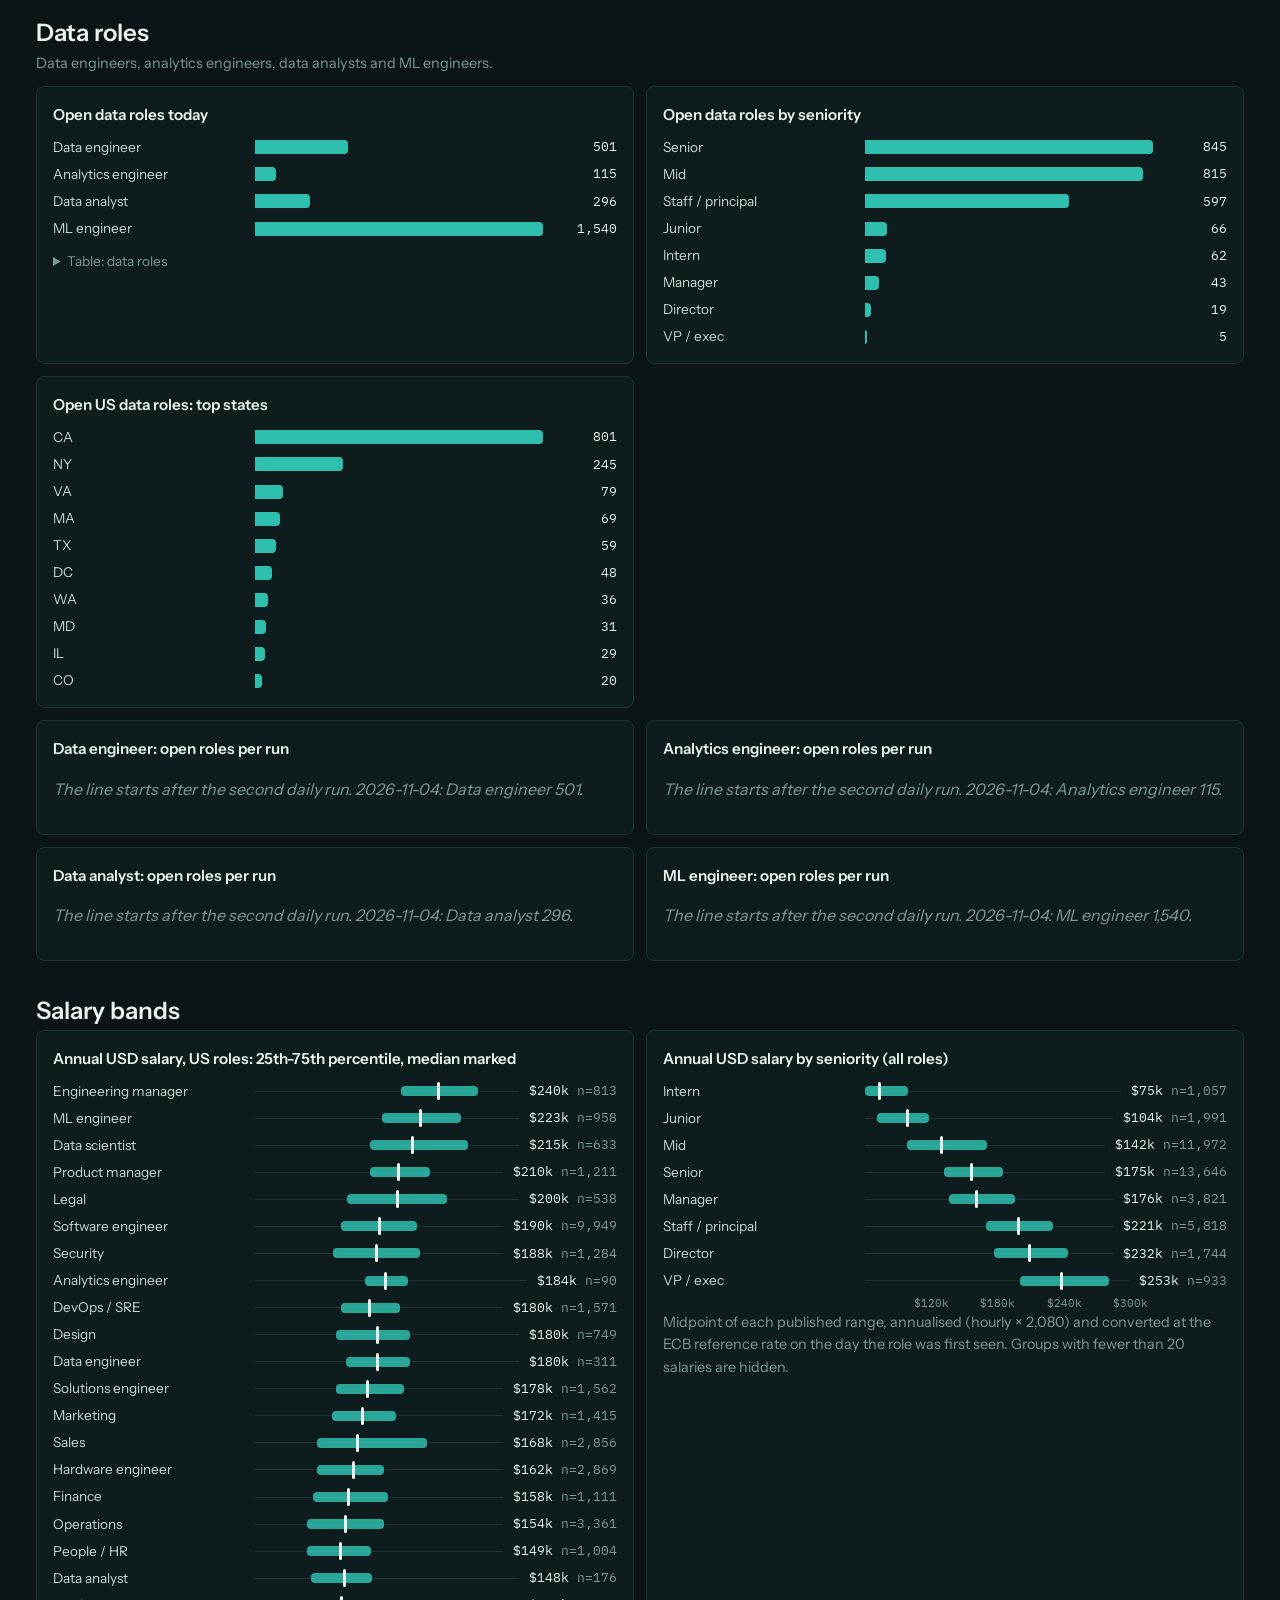
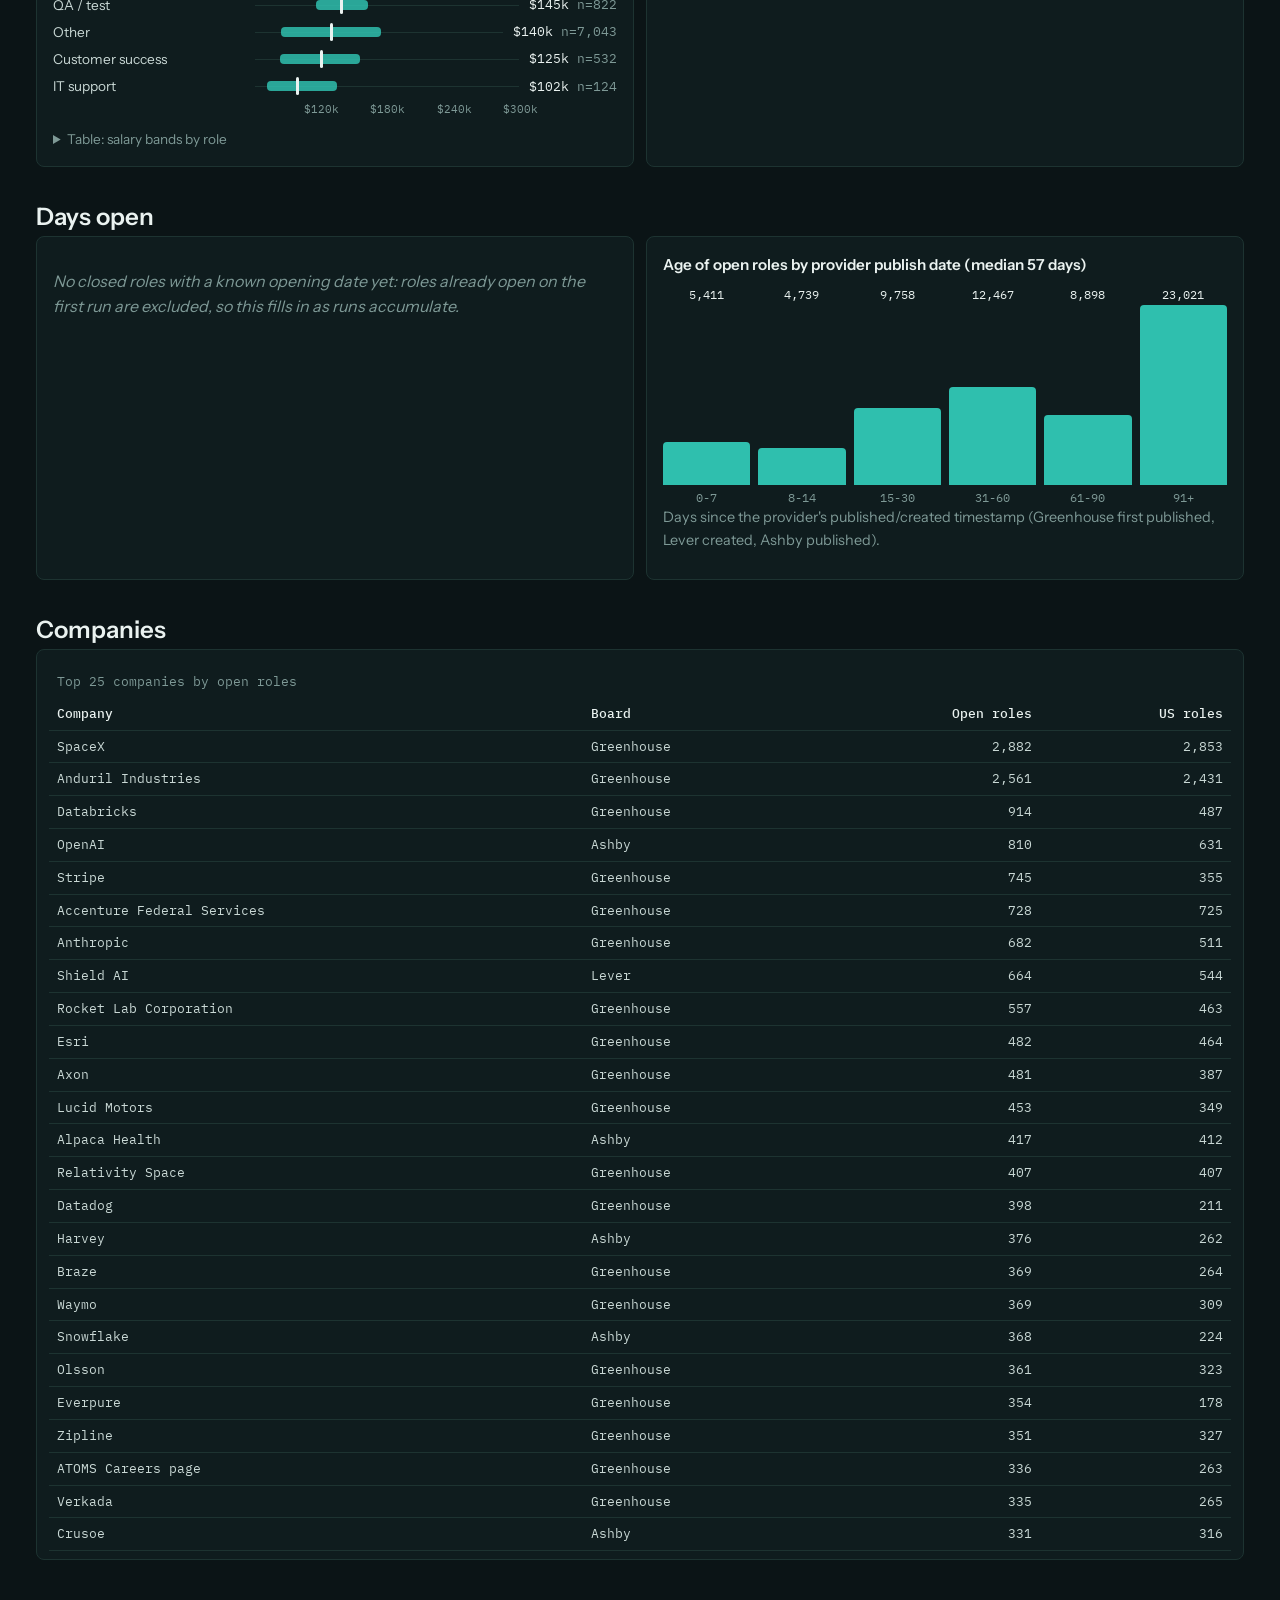
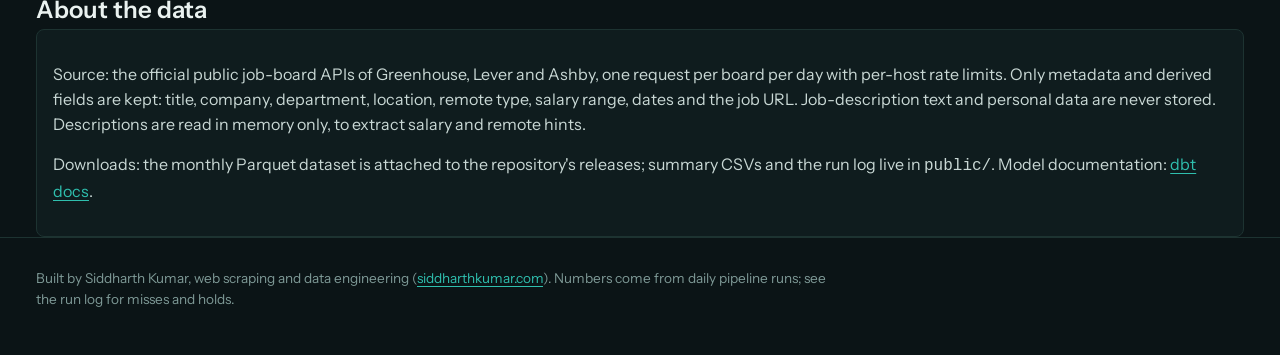
<file: checks/results/site-screenshots-003/site/index.html>
<!doctype html>
<html lang="en">
<head>
<meta charset="utf-8">
<meta name="viewport" content="width=device-width, initial-scale=1">
<title>US tech hiring: daily job-board data</title>
<meta name="description" content="Daily open roles at 1,500 US tech companies from their public Greenhouse, Lever and Ashby job boards: hiring trends, data roles, salary bands and days open.">
<meta name="theme-color" content="#0B1416">
<link rel="preload" href="assets/fonts/instrument-sans-latin-400-normal.woff2" as="font" type="font/woff2" crossorigin>
<link rel="preload" href="assets/fonts/ibm-plex-mono-latin-500-normal.woff2" as="font" type="font/woff2" crossorigin>
<link rel="stylesheet" href="assets/site.css">
<link rel="icon" href="data:image/svg+xml,%3Csvg xmlns='http://www.w3.org/2000/svg' viewBox='0 0 16 16'%3E%3Crect width='16' height='16' rx='3' fill='%230B1416'/%3E%3Crect x='3' y='8' width='2' height='5' fill='%232FBFAE'/%3E%3Crect x='7' y='5' width='2' height='8' fill='%232FBFAE'/%3E%3Crect x='11' y='3' width='2' height='10' fill='%23E9A93C'/%3E%3C/svg%3E">
</head>
<body>
<a class="skip" href="#main">Skip to content</a>
<header class="top"><div class="wrap">
<h1>US tech hiring, from the job boards</h1>
<p class="lede">Open roles at 1,500 US tech companies, read once a day from their public Greenhouse, Lever and Ashby job boards and modelled in DuckDB + dbt.</p>
<p class="meta"><span>Latest run 2026-11-04</span><span>First run 2026-11-04</span><span>Status published</span></p>
</div></header>
<nav class="sections" aria-label="Sections"><div class="wrap"><ul><li><a href="#overview">Overview</a></li><li><a href="#trends">Hiring trends</a></li><li><a href="#families">Role families</a></li><li><a href="#data-roles">Data roles</a></li><li><a href="#salary">Salary bands</a></li><li><a href="#days-open">Days open</a></li><li><a href="#companies">Companies</a></li><li><a href="#about">About the data</a></li></ul></div></nav>
<main id="main" class="wrap">
<section id="overview" aria-labelledby="h-overview"><h2 id="h-overview" class="skip">Overview</h2><ul class="kpis" role="list"><li class="kpi"><span class="label">Companies tracked</span><span class="value">1,500</span><span class="sub">boards fetched OK</span></li><li class="kpi"><span class="label">Open roles</span><span class="value">64,316</span><span class="sub">latest run 2026-11-04</span></li><li class="kpi"><span class="label">Open roles in the US</span><span class="value">84%</span><span class="sub">share of open roles</span></li><li class="kpi"><span class="label">Open data roles</span><span class="value">2,452</span><span class="sub">DE · AE · DA · MLE</span></li><li class="kpi"><span class="label">US roles with salary</span><span class="value">76%</span><span class="sub">pay published</span></li><li class="kpi"><span class="label">Days running</span><span class="value">1</span><span class="sub">missed runs: 0</span></li></ul>
<p class="section-note" style="margin-top:12px">Remote share of open roles: 16%.</p></section>
<section id="trends" aria-labelledby="h-trends"><h2 id="h-trends">Hiring trends</h2><p class="section-note">Every point is one daily run.</p><div class="grid"><div class="panel"><figure class="chart"><figcaption>Open roles per run</figcaption><p class="empty">The line starts after the second daily run. 2026-11-04: Open roles 64,316.</p></figure><details class="table-view"><summary>Table: open roles per run</summary><div class="table-wrap"><table><thead><tr><th scope="col">Run date</th><th scope="col" class=num>Open roles</th></tr></thead><tbody><tr><td>2026-11-04</td><td class=num>64,316</td></tr></tbody></table></div></details></div><div class="panel"><figure class="chart"><figcaption>New vs closed roles per run</figcaption><p class="empty">The line starts after the second daily run. 2026-11-04: New roles 0; Closed roles 0.</p></figure><details class="table-view"><summary>Table: new and closed roles per run</summary><div class="table-wrap"><table><thead><tr><th scope="col">Run date</th><th scope="col" class=num>New</th><th scope="col" class=num>Closed</th></tr></thead><tbody><tr><td>2026-11-04</td><td class=num>0</td><td class=num>0</td></tr></tbody></table></div></details><p class="section-note">A role counts as closed after it is missing from two runs in a row in which its board was fetched successfully. Roles already open on a board's first run are not counted as new.</p></div></div></section>
<section id="families" aria-labelledby="h-families"><h2 id="h-families">Role families</h2><p class="section-note">Titles are mapped to role families by a versioned rule table (taxonomy 2026-11-03).</p><div class="grid"><div class="panel"><figure class="chart"><figcaption>Open roles by role family</figcaption><ul class="hbars" role="list"><li><span class="bar-label">Software engineer</span><span class="bar-track"><span class="bar teal" style="width:100.0%" title="Software engineer: 15,117"></span></span><span class="bar-value">15,117</span></li><li><span class="bar-label">Other</span><span class="bar-track"><span class="bar teal" style="width:80.2%" title="Other: 12,126"></span></span><span class="bar-value">12,126</span></li><li><span class="bar-label">Sales</span><span class="bar-track"><span class="bar teal" style="width:35.6%" title="Sales: 5,377"></span></span><span class="bar-value">5,377</span></li><li><span class="bar-label">Operations</span><span class="bar-track"><span class="bar teal" style="width:34.6%" title="Operations: 5,226"></span></span><span class="bar-value">5,226</span></li><li><span class="bar-label">Hardware engineer</span><span class="bar-track"><span class="bar teal" style="width:25.5%" title="Hardware engineer: 3,850"></span></span><span class="bar-value">3,850</span></li><li><span class="bar-label">Solutions engineer</span><span class="bar-track"><span class="bar teal" style="width:19.4%" title="Solutions engineer: 2,931"></span></span><span class="bar-value">2,931</span></li><li><span class="bar-label">DevOps / SRE</span><span class="bar-track"><span class="bar teal" style="width:15.2%" title="DevOps / SRE: 2,301"></span></span><span class="bar-value">2,301</span></li><li><span class="bar-label">Marketing</span><span class="bar-track"><span class="bar teal" style="width:13.7%" title="Marketing: 2,065"></span></span><span class="bar-value">2,065</span></li><li><span class="bar-label">Security</span><span class="bar-track"><span class="bar teal" style="width:12.7%" title="Security: 1,924"></span></span><span class="bar-value">1,924</span></li><li><span class="bar-label">Product manager</span><span class="bar-track"><span class="bar teal" style="width:10.8%" title="Product manager: 1,635"></span></span><span class="bar-value">1,635</span></li><li><span class="bar-label">ML engineer</span><span class="bar-track"><span class="bar amber" style="width:10.2%" title="ML engineer: 1,540"></span></span><span class="bar-value">1,540</span></li><li><span class="bar-label">Finance</span><span class="bar-track"><span class="bar teal" style="width:10.0%" title="Finance: 1,514"></span></span><span class="bar-value">1,514</span></li><li><span class="bar-label">People / HR</span><span class="bar-track"><span class="bar teal" style="width:9.9%" title="People / HR: 1,496"></span></span><span class="bar-value">1,496</span></li><li><span class="bar-label">Engineering manager</span><span class="bar-track"><span class="bar teal" style="width:7.9%" title="Engineering manager: 1,193"></span></span><span class="bar-value">1,193</span></li><li><span class="bar-label">QA / test</span><span class="bar-track"><span class="bar teal" style="width:7.8%" title="QA / test: 1,174"></span></span><span class="bar-value">1,174</span></li><li><span class="bar-label">Design</span><span class="bar-track"><span class="bar teal" style="width:7.4%" title="Design: 1,120"></span></span><span class="bar-value">1,120</span></li><li><span class="bar-label">Customer success</span><span class="bar-track"><span class="bar teal" style="width:6.6%" title="Customer success: 999"></span></span><span class="bar-value">999</span></li><li><span class="bar-label">Data scientist</span><span class="bar-track"><span class="bar teal" style="width:5.8%" title="Data scientist: 882"></span></span><span class="bar-value">882</span></li><li><span class="bar-label">Legal</span><span class="bar-track"><span class="bar teal" style="width:4.8%" title="Legal: 730"></span></span><span class="bar-value">730</span></li><li><span class="bar-label">Data engineer</span><span class="bar-track"><span class="bar amber" style="width:3.3%" title="Data engineer: 501"></span></span><span class="bar-value">501</span></li><li><span class="bar-label">Data analyst</span><span class="bar-track"><span class="bar amber" style="width:2.0%" title="Data analyst: 296"></span></span><span class="bar-value">296</span></li><li><span class="bar-label">IT support</span><span class="bar-track"><span class="bar teal" style="width:1.3%" title="IT support: 204"></span></span><span class="bar-value">204</span></li><li><span class="bar-label">Analytics engineer</span><span class="bar-track"><span class="bar amber" style="width:0.8%" title="Analytics engineer: 115"></span></span><span class="bar-value">115</span></li></ul></figure><p class="section-note">Amber bars are the four data roles.</p></div><div class="panel"><figure class="chart"><figcaption>Open roles by job-board provider</figcaption><ul class="hbars" role="list"><li><span class="bar-label">Ashby</span><span class="bar-track"><span class="bar teal" style="width:39.9%" title="Ashby: 17,540 · 669 cos"></span></span><span class="bar-value">17,540 · 669 cos</span></li><li><span class="bar-label">Greenhouse</span><span class="bar-track"><span class="bar teal" style="width:100.0%" title="Greenhouse: 43,994 · 779 cos"></span></span><span class="bar-value">43,994 · 779 cos</span></li><li><span class="bar-label">Lever</span><span class="bar-track"><span class="bar teal" style="width:6.3%" title="Lever: 2,782 · 52 cos"></span></span><span class="bar-value">2,782 · 52 cos</span></li></ul></figure></div></div></section>
<section id="data-roles" aria-labelledby="h-data"><h2 id="h-data">Data roles</h2><p class="section-note">Data engineers, analytics engineers, data analysts and ML engineers.</p><div class="grid"><div class="panel"><figure class="chart"><figcaption>Open data roles today</figcaption><ul class="hbars" role="list"><li><span class="bar-label">Data engineer</span><span class="bar-track"><span class="bar teal" style="width:32.5%" title="Data engineer: 501"></span></span><span class="bar-value">501</span></li><li><span class="bar-label">Analytics engineer</span><span class="bar-track"><span class="bar teal" style="width:7.5%" title="Analytics engineer: 115"></span></span><span class="bar-value">115</span></li><li><span class="bar-label">Data analyst</span><span class="bar-track"><span class="bar teal" style="width:19.2%" title="Data analyst: 296"></span></span><span class="bar-value">296</span></li><li><span class="bar-label">ML engineer</span><span class="bar-track"><span class="bar teal" style="width:100.0%" title="ML engineer: 1,540"></span></span><span class="bar-value">1,540</span></li></ul></figure><details class="table-view"><summary>Table: data roles</summary><div class="table-wrap"><table><thead><tr><th scope="col">Role</th><th scope="col" class=num>Open</th><th scope="col" class=num>Median US salary</th><th scope="col" class=num>Remote share</th></tr></thead><tbody><tr><td>Data engineer</td><td class=num>501</td><td class=num>$180k</td><td class=num>25%</td></tr><tr><td>Analytics engineer</td><td class=num>115</td><td class=num>$184k</td><td class=num>36%</td></tr><tr><td>Data analyst</td><td class=num>296</td><td class=num>$148k</td><td class=num>29%</td></tr><tr><td>ML engineer</td><td class=num>1,540</td><td class=num>$223k</td><td class=num>21%</td></tr></tbody></table></div></details></div><div class="panel"><figure class="chart"><figcaption>Open data roles by seniority</figcaption><ul class="hbars" role="list"><li><span class="bar-label">Senior</span><span class="bar-track"><span class="bar teal" style="width:100.0%" title="Senior: 845"></span></span><span class="bar-value">845</span></li><li><span class="bar-label">Mid</span><span class="bar-track"><span class="bar teal" style="width:96.4%" title="Mid: 815"></span></span><span class="bar-value">815</span></li><li><span class="bar-label">Staff / principal</span><span class="bar-track"><span class="bar teal" style="width:70.7%" title="Staff / principal: 597"></span></span><span class="bar-value">597</span></li><li><span class="bar-label">Junior</span><span class="bar-track"><span class="bar teal" style="width:7.8%" title="Junior: 66"></span></span><span class="bar-value">66</span></li><li><span class="bar-label">Intern</span><span class="bar-track"><span class="bar teal" style="width:7.3%" title="Intern: 62"></span></span><span class="bar-value">62</span></li><li><span class="bar-label">Manager</span><span class="bar-track"><span class="bar teal" style="width:5.1%" title="Manager: 43"></span></span><span class="bar-value">43</span></li><li><span class="bar-label">Director</span><span class="bar-track"><span class="bar teal" style="width:2.2%" title="Director: 19"></span></span><span class="bar-value">19</span></li><li><span class="bar-label">VP / exec</span><span class="bar-track"><span class="bar teal" style="width:0.6%" title="VP / exec: 5"></span></span><span class="bar-value">5</span></li></ul></figure></div><div class="panel"><figure class="chart"><figcaption>Open US data roles: top states</figcaption><ul class="hbars" role="list"><li><span class="bar-label">CA</span><span class="bar-track"><span class="bar teal" style="width:100.0%" title="CA: 801"></span></span><span class="bar-value">801</span></li><li><span class="bar-label">NY</span><span class="bar-track"><span class="bar teal" style="width:30.6%" title="NY: 245"></span></span><span class="bar-value">245</span></li><li><span class="bar-label">VA</span><span class="bar-track"><span class="bar teal" style="width:9.9%" title="VA: 79"></span></span><span class="bar-value">79</span></li><li><span class="bar-label">MA</span><span class="bar-track"><span class="bar teal" style="width:8.6%" title="MA: 69"></span></span><span class="bar-value">69</span></li><li><span class="bar-label">TX</span><span class="bar-track"><span class="bar teal" style="width:7.4%" title="TX: 59"></span></span><span class="bar-value">59</span></li><li><span class="bar-label">DC</span><span class="bar-track"><span class="bar teal" style="width:6.0%" title="DC: 48"></span></span><span class="bar-value">48</span></li><li><span class="bar-label">WA</span><span class="bar-track"><span class="bar teal" style="width:4.5%" title="WA: 36"></span></span><span class="bar-value">36</span></li><li><span class="bar-label">MD</span><span class="bar-track"><span class="bar teal" style="width:3.9%" title="MD: 31"></span></span><span class="bar-value">31</span></li><li><span class="bar-label">IL</span><span class="bar-track"><span class="bar teal" style="width:3.6%" title="IL: 29"></span></span><span class="bar-value">29</span></li><li><span class="bar-label">CO</span><span class="bar-track"><span class="bar teal" style="width:2.5%" title="CO: 20"></span></span><span class="bar-value">20</span></li></ul></figure></div></div><div class="grid"><div class="panel"><figure class="chart"><figcaption>Data engineer: open roles per run</figcaption><p class="empty">The line starts after the second daily run. 2026-11-04: Data engineer 501.</p></figure></div><div class="panel"><figure class="chart"><figcaption>Analytics engineer: open roles per run</figcaption><p class="empty">The line starts after the second daily run. 2026-11-04: Analytics engineer 115.</p></figure></div><div class="panel"><figure class="chart"><figcaption>Data analyst: open roles per run</figcaption><p class="empty">The line starts after the second daily run. 2026-11-04: Data analyst 296.</p></figure></div><div class="panel"><figure class="chart"><figcaption>ML engineer: open roles per run</figcaption><p class="empty">The line starts after the second daily run. 2026-11-04: ML engineer 1,540.</p></figure></div></div></section>
<section id="salary" aria-labelledby="h-salary"><h2 id="h-salary">Salary bands</h2><div class="grid"><div class="panel"><figure class="chart"><figcaption>Annual USD salary, US roles: 25th-75th percentile, median marked</figcaption><ul class="hbars ranges" role="list"><li><span class="bar-label">Engineering manager</span><span class="range-track" title="Engineering manager: p25 $204k, median $240k, p75 $280k (n=813)"><span class="range teal" style="left:55.2%;width:29.4%"></span><span class="median" style="left:69.2%"></span></span><span class="bar-value">$240k <span class="quiet">n=813</span></span></li><li><span class="bar-label">ML engineer</span><span class="range-track" title="ML engineer: p25 $185k, median $223k, p75 $262k (n=958)"><span class="range teal" style="left:48.1%;width:29.8%"></span><span class="median" style="left:62.6%"></span></span><span class="bar-value">$223k <span class="quiet">n=958</span></span></li><li><span class="bar-label">Data scientist</span><span class="range-track" title="Data scientist: p25 $174k, median $215k, p75 $270k (n=633)"><span class="range teal" style="left:43.8%;width:37.0%"></span><span class="median" style="left:59.6%"></span></span><span class="bar-value">$215k <span class="quiet">n=633</span></span></li><li><span class="bar-label">Product manager</span><span class="range-track" title="Product manager: p25 $181k, median $210k, p75 $243k (n=1,211)"><span class="range teal" style="left:46.6%;width:23.8%"></span><span class="median" style="left:57.7%"></span></span><span class="bar-value">$210k <span class="quiet">n=1,211</span></span></li><li><span class="bar-label">Legal</span><span class="range-track" title="Legal: p25 $151k, median $200k, p75 $249k (n=538)"><span class="range teal" style="left:34.9%;width:37.7%"></span><span class="median" style="left:53.8%"></span></span><span class="bar-value">$200k <span class="quiet">n=538</span></span></li><li><span class="bar-label">Software engineer</span><span class="range-track" title="Software engineer: p25 $150k, median $190k, p75 $230k (n=9,949)"><span class="range teal" style="left:34.6%;width:30.6%"></span><span class="median" style="left:50.0%"></span></span><span class="bar-value">$190k <span class="quiet">n=9,949</span></span></li><li><span class="bar-label">Security</span><span class="range-track" title="Security: p25 $142k, median $188k, p75 $234k (n=1,284)"><span class="range teal" style="left:31.7%;width:35.0%"></span><span class="median" style="left:49.0%"></span></span><span class="bar-value">$188k <span class="quiet">n=1,284</span></span></li><li><span class="bar-label">Analytics engineer</span><span class="range-track" title="Analytics engineer: p25 $165k, median $184k, p75 $206k (n=90)"><span class="range teal" style="left:40.4%;width:15.8%"></span><span class="median" style="left:47.8%"></span></span><span class="bar-value">$184k <span class="quiet">n=90</span></span></li><li><span class="bar-label">DevOps / SRE</span><span class="range-track" title="DevOps / SRE: p25 $150k, median $180k, p75 $212k (n=1,571)"><span class="range teal" style="left:34.6%;width:23.8%"></span><span class="median" style="left:46.2%"></span></span><span class="bar-value">$180k <span class="quiet">n=1,571</span></span></li><li><span class="bar-label">Design</span><span class="range-track" title="Design: p25 $140k, median $180k, p75 $213k (n=749)"><span class="range teal" style="left:30.6%;width:28.3%"></span><span class="median" style="left:46.2%"></span></span><span class="bar-value">$180k <span class="quiet">n=749</span></span></li><li><span class="bar-label">Data engineer</span><span class="range-track" title="Data engineer: p25 $150k, median $180k, p75 $213k (n=311)"><span class="range teal" style="left:34.5%;width:24.3%"></span><span class="median" style="left:46.2%"></span></span><span class="bar-value">$180k <span class="quiet">n=311</span></span></li><li><span class="bar-label">Solutions engineer</span><span class="range-track" title="Solutions engineer: p25 $145k, median $178k, p75 $216k (n=1,562)"><span class="range teal" style="left:32.7%;width:27.3%"></span><span class="median" style="left:45.2%"></span></span><span class="bar-value">$178k <span class="quiet">n=1,562</span></span></li><li><span class="bar-label">Marketing</span><span class="range-track" title="Marketing: p25 $141k, median $172k, p75 $208k (n=1,415)"><span class="range teal" style="left:31.2%;width:25.5%"></span><span class="median" style="left:43.3%"></span></span><span class="bar-value">$172k <span class="quiet">n=1,415</span></span></li><li><span class="bar-label">Sales</span><span class="range-track" title="Sales: p25 $125k, median $168k, p75 $240k (n=2,856)"><span class="range teal" style="left:25.0%;width:44.2%"></span><span class="median" style="left:41.3%"></span></span><span class="bar-value">$168k <span class="quiet">n=2,856</span></span></li><li><span class="bar-label">Hardware engineer</span><span class="range-track" title="Hardware engineer: p25 $125k, median $162k, p75 $195k (n=2,869)"><span class="range teal" style="left:25.0%;width:26.9%"></span><span class="median" style="left:39.4%"></span></span><span class="bar-value">$162k <span class="quiet">n=2,869</span></span></li><li><span class="bar-label">Finance</span><span class="range-track" title="Finance: p25 $121k, median $158k, p75 $200k (n=1,111)"><span class="range teal" style="left:23.3%;width:30.5%"></span><span class="median" style="left:37.5%"></span></span><span class="bar-value">$158k <span class="quiet">n=1,111</span></span></li><li><span class="bar-label">Operations</span><span class="range-track" title="Operations: p25 $115k, median $154k, p75 $195k (n=3,361)"><span class="range teal" style="left:21.2%;width:30.8%"></span><span class="median" style="left:36.2%"></span></span><span class="bar-value">$154k <span class="quiet">n=3,361</span></span></li><li><span class="bar-label">People / HR</span><span class="range-track" title="People / HR: p25 $115k, median $149k, p75 $181k (n=1,004)"><span class="range teal" style="left:21.2%;width:25.5%"></span><span class="median" style="left:34.2%"></span></span><span class="bar-value">$149k <span class="quiet">n=1,004</span></span></li><li><span class="bar-label">Data analyst</span><span class="range-track" title="Data analyst: p25 $115k, median $148k, p75 $175k (n=176)"><span class="range teal" style="left:21.2%;width:23.1%"></span><span class="median" style="left:33.8%"></span></span><span class="bar-value">$148k <span class="quiet">n=176</span></span></li><li><span class="bar-label">QA / test</span><span class="range-track" title="QA / test: p25 $120k, median $145k, p75 $172k (n=822)"><span class="range teal" style="left:23.1%;width:19.8%"></span><span class="median" style="left:32.7%"></span></span><span class="bar-value">$145k <span class="quiet">n=822</span></span></li><li><span class="bar-label">Other</span><span class="range-track" title="Other: p25 $88k, median $140k, p75 $192k (n=7,043)"><span class="range teal" style="left:10.6%;width:40.4%"></span><span class="median" style="left:30.8%"></span></span><span class="bar-value">$140k <span class="quiet">n=7,043</span></span></li><li><span class="bar-label">Customer success</span><span class="range-track" title="Customer success: p25 $85k, median $125k, p75 $164k (n=532)"><span class="range teal" style="left:9.6%;width:30.4%"></span><span class="median" style="left:25.0%"></span></span><span class="bar-value">$125k <span class="quiet">n=532</span></span></li><li><span class="bar-label">IT support</span><span class="range-track" title="IT support: p25 $72k, median $102k, p75 $141k (n=124)"><span class="range teal" style="left:4.8%;width:26.3%"></span><span class="median" style="left:16.0%"></span></span><span class="bar-value">$102k <span class="quiet">n=124</span></span></li></ul><div class="range-axis" aria-hidden="true"><span class="bar-label"></span><span class="range-ticks"><span style="left:23.1%">$120k</span><span style="left:46.2%">$180k</span><span style="left:69.2%">$240k</span><span style="left:92.3%">$300k</span></span><span class="bar-value"></span></div></figure><details class="table-view"><summary>Table: salary bands by role</summary><div class="table-wrap"><table><thead><tr><th scope="col">Role</th><th scope="col" class=num>p25</th><th scope="col" class=num>Median</th><th scope="col" class=num>p75</th><th scope="col" class=num>Roles with salary</th></tr></thead><tbody><tr><td>Engineering manager</td><td class=num>$204k</td><td class=num>$240k</td><td class=num>$280k</td><td class=num>813</td></tr><tr><td>ML engineer</td><td class=num>$185k</td><td class=num>$223k</td><td class=num>$262k</td><td class=num>958</td></tr><tr><td>Data scientist</td><td class=num>$174k</td><td class=num>$215k</td><td class=num>$270k</td><td class=num>633</td></tr><tr><td>Product manager</td><td class=num>$181k</td><td class=num>$210k</td><td class=num>$243k</td><td class=num>1,211</td></tr><tr><td>Legal</td><td class=num>$151k</td><td class=num>$200k</td><td class=num>$249k</td><td class=num>538</td></tr><tr><td>Software engineer</td><td class=num>$150k</td><td class=num>$190k</td><td class=num>$230k</td><td class=num>9,949</td></tr><tr><td>Security</td><td class=num>$142k</td><td class=num>$188k</td><td class=num>$234k</td><td class=num>1,284</td></tr><tr><td>Analytics engineer</td><td class=num>$165k</td><td class=num>$184k</td><td class=num>$206k</td><td class=num>90</td></tr><tr><td>DevOps / SRE</td><td class=num>$150k</td><td class=num>$180k</td><td class=num>$212k</td><td class=num>1,571</td></tr><tr><td>Design</td><td class=num>$140k</td><td class=num>$180k</td><td class=num>$213k</td><td class=num>749</td></tr><tr><td>Data engineer</td><td class=num>$150k</td><td class=num>$180k</td><td class=num>$213k</td><td class=num>311</td></tr><tr><td>Solutions engineer</td><td class=num>$145k</td><td class=num>$178k</td><td class=num>$216k</td><td class=num>1,562</td></tr><tr><td>Marketing</td><td class=num>$141k</td><td class=num>$172k</td><td class=num>$208k</td><td class=num>1,415</td></tr><tr><td>Sales</td><td class=num>$125k</td><td class=num>$168k</td><td class=num>$240k</td><td class=num>2,856</td></tr><tr><td>Hardware engineer</td><td class=num>$125k</td><td class=num>$162k</td><td class=num>$195k</td><td class=num>2,869</td></tr><tr><td>Finance</td><td class=num>$121k</td><td class=num>$158k</td><td class=num>$200k</td><td class=num>1,111</td></tr><tr><td>Operations</td><td class=num>$115k</td><td class=num>$154k</td><td class=num>$195k</td><td class=num>3,361</td></tr><tr><td>People / HR</td><td class=num>$115k</td><td class=num>$149k</td><td class=num>$181k</td><td class=num>1,004</td></tr><tr><td>Data analyst</td><td class=num>$115k</td><td class=num>$148k</td><td class=num>$175k</td><td class=num>176</td></tr><tr><td>QA / test</td><td class=num>$120k</td><td class=num>$145k</td><td class=num>$172k</td><td class=num>822</td></tr><tr><td>Other</td><td class=num>$88k</td><td class=num>$140k</td><td class=num>$192k</td><td class=num>7,043</td></tr><tr><td>Customer success</td><td class=num>$85k</td><td class=num>$125k</td><td class=num>$164k</td><td class=num>532</td></tr><tr><td>IT support</td><td class=num>$72k</td><td class=num>$102k</td><td class=num>$141k</td><td class=num>124</td></tr></tbody></table></div></details></div><div class="panel"><figure class="chart"><figcaption>Annual USD salary by seniority (all roles)</figcaption><ul class="hbars ranges" role="list"><li><span class="bar-label">Intern</span><span class="range-track" title="Intern: p25 $60k, median $75k, p75 $104k (n=1,057)"><span class="range teal" style="left:0.1%;width:16.8%"></span><span class="median" style="left:5.7%"></span></span><span class="bar-value">$75k <span class="quiet">n=1,057</span></span></li><li><span class="bar-label">Junior</span><span class="range-track" title="Junior: p25 $73k, median $104k, p75 $128k (n=1,991)"><span class="range teal" style="left:5.0%;width:21.0%"></span><span class="median" style="left:16.9%"></span></span><span class="bar-value">$104k <span class="quiet">n=1,991</span></span></li><li><span class="bar-label">Mid</span><span class="range-track" title="Mid: p25 $105k, median $142k, p75 $192k (n=11,972)"><span class="range teal" style="left:17.5%;width:33.2%"></span><span class="median" style="left:31.7%"></span></span><span class="bar-value">$142k <span class="quiet">n=11,972</span></span></li><li><span class="bar-label">Senior</span><span class="range-track" title="Senior: p25 $146k, median $175k, p75 $209k (n=13,646)"><span class="range teal" style="left:32.9%;width:24.6%"></span><span class="median" style="left:44.2%"></span></span><span class="bar-value">$175k <span class="quiet">n=13,646</span></span></li><li><span class="bar-label">Manager</span><span class="range-track" title="Manager: p25 $148k, median $176k, p75 $218k (n=3,821)"><span class="range teal" style="left:33.8%;width:26.8%"></span><span class="median" style="left:44.7%"></span></span><span class="bar-value">$176k <span class="quiet">n=3,821</span></span></li><li><span class="bar-label">Staff / principal</span><span class="range-track" title="Staff / principal: p25 $188k, median $221k, p75 $257k (n=5,818)"><span class="range teal" style="left:49.0%;width:26.7%"></span><span class="median" style="left:61.9%"></span></span><span class="bar-value">$221k <span class="quiet">n=5,818</span></span></li><li><span class="bar-label">Director</span><span class="range-track" title="Director: p25 $196k, median $232k, p75 $273k (n=1,744)"><span class="range teal" style="left:52.1%;width:29.9%"></span><span class="median" style="left:66.0%"></span></span><span class="bar-value">$232k <span class="quiet">n=1,744</span></span></li><li><span class="bar-label">VP / exec</span><span class="range-track" title="VP / exec: p25 $212k, median $253k, p75 $300k (n=933)"><span class="range teal" style="left:58.7%;width:33.7%"></span><span class="median" style="left:74.2%"></span></span><span class="bar-value">$253k <span class="quiet">n=933</span></span></li></ul><div class="range-axis" aria-hidden="true"><span class="bar-label"></span><span class="range-ticks"><span style="left:23.1%">$120k</span><span style="left:46.2%">$180k</span><span style="left:69.2%">$240k</span><span style="left:92.3%">$300k</span></span><span class="bar-value"></span></div></figure><p class="section-note">Midpoint of each published range, annualised (hourly × 2,080) and converted at the ECB reference rate on the day the role was first seen. Groups with fewer than 20 salaries are hidden.</p></div></div></section>
<section id="days-open" aria-labelledby="h-days"><h2 id="h-days">Days open</h2><div class="grid"><div class="panel"><p class="empty">No closed roles with a known opening date yet: roles already open on the first run are excluded, so this fills in as runs accumulate.</p></div><div class="panel"><figure class="chart"><figcaption>Age of open roles by provider publish date (median 57 days)</figcaption><ol class="columns" role="list"><li><span class="col-value">5,411</span><span class="col-track"><span class="col teal" style="height:23.5%" title="0-7: 5,411"></span></span><span class="col-label">0-7</span></li><li><span class="col-value">4,739</span><span class="col-track"><span class="col teal" style="height:20.6%" title="8-14: 4,739"></span></span><span class="col-label">8-14</span></li><li><span class="col-value">9,758</span><span class="col-track"><span class="col teal" style="height:42.4%" title="15-30: 9,758"></span></span><span class="col-label">15-30</span></li><li><span class="col-value">12,467</span><span class="col-track"><span class="col teal" style="height:54.2%" title="31-60: 12,467"></span></span><span class="col-label">31-60</span></li><li><span class="col-value">8,898</span><span class="col-track"><span class="col teal" style="height:38.7%" title="61-90: 8,898"></span></span><span class="col-label">61-90</span></li><li><span class="col-value">23,021</span><span class="col-track"><span class="col teal" style="height:100.0%" title="91+: 23,021"></span></span><span class="col-label">91+</span></li></ol></figure><p class="section-note">Days since the provider's published/created timestamp (Greenhouse first published, Lever created, Ashby published).</p></div></div></section>
<section id="companies" aria-labelledby="h-companies"><h2 id="h-companies">Companies</h2><div class="data-table"><div class="table-wrap"><table><caption class="quiet" style="text-align:left;padding:6px 8px">Top 25 companies by open roles</caption><thead><tr><th scope="col">Company</th><th scope="col">Board</th><th scope="col" class="num">Open roles</th><th scope="col" class="num">US roles</th></tr></thead><tbody><tr><td>SpaceX</td><td>Greenhouse</td><td class="num">2,882</td><td class="num">2,853</td></tr><tr><td>Anduril Industries</td><td>Greenhouse</td><td class="num">2,561</td><td class="num">2,431</td></tr><tr><td>Databricks</td><td>Greenhouse</td><td class="num">914</td><td class="num">487</td></tr><tr><td>OpenAI</td><td>Ashby</td><td class="num">810</td><td class="num">631</td></tr><tr><td>Stripe</td><td>Greenhouse</td><td class="num">745</td><td class="num">355</td></tr><tr><td>Accenture Federal Services</td><td>Greenhouse</td><td class="num">728</td><td class="num">725</td></tr><tr><td>Anthropic</td><td>Greenhouse</td><td class="num">682</td><td class="num">511</td></tr><tr><td>Shield AI</td><td>Lever</td><td class="num">664</td><td class="num">544</td></tr><tr><td>Rocket Lab Corporation</td><td>Greenhouse</td><td class="num">557</td><td class="num">463</td></tr><tr><td>Esri</td><td>Greenhouse</td><td class="num">482</td><td class="num">464</td></tr><tr><td>Axon</td><td>Greenhouse</td><td class="num">481</td><td class="num">387</td></tr><tr><td>Lucid Motors</td><td>Greenhouse</td><td class="num">453</td><td class="num">349</td></tr><tr><td>Alpaca Health</td><td>Ashby</td><td class="num">417</td><td class="num">412</td></tr><tr><td>Relativity Space</td><td>Greenhouse</td><td class="num">407</td><td class="num">407</td></tr><tr><td>Datadog</td><td>Greenhouse</td><td class="num">398</td><td class="num">211</td></tr><tr><td>Harvey</td><td>Ashby</td><td class="num">376</td><td class="num">262</td></tr><tr><td>Braze</td><td>Greenhouse</td><td class="num">369</td><td class="num">264</td></tr><tr><td>Waymo</td><td>Greenhouse</td><td class="num">369</td><td class="num">309</td></tr><tr><td>Snowflake</td><td>Ashby</td><td class="num">368</td><td class="num">224</td></tr><tr><td>Olsson</td><td>Greenhouse</td><td class="num">361</td><td class="num">323</td></tr><tr><td>Everpure</td><td>Greenhouse</td><td class="num">354</td><td class="num">178</td></tr><tr><td>Zipline</td><td>Greenhouse</td><td class="num">351</td><td class="num">327</td></tr><tr><td>ATOMS Careers page</td><td>Greenhouse</td><td class="num">336</td><td class="num">263</td></tr><tr><td>Verkada</td><td>Greenhouse</td><td class="num">335</td><td class="num">265</td></tr><tr><td>Crusoe</td><td>Ashby</td><td class="num">331</td><td class="num">316</td></tr></tbody></table></div></div></section>
<section id="about" aria-labelledby="h-about"><h2 id="h-about">About the data</h2>
<div class="panel"><p>Source: the official public job-board APIs of Greenhouse, Lever and Ashby, one request per board per day with per-host rate limits. Only metadata and derived fields are kept: title, company, department, location, remote type, salary range, dates and the job URL. Job-description text and personal data are never stored. Descriptions are read in memory only, to extract salary and remote hints.</p>
<p>Downloads: the monthly Parquet dataset is attached to the repository's releases; summary CSVs and the run log live in <code>public/</code>. Model documentation: <a href="dbt-docs/index.html">dbt docs</a>.</p></div></section>
</main>
<footer><div class="wrap"><p>Built by Siddharth Kumar, web scraping and data engineering (<a href="https://siddharthkumar.com">siddharthkumar.com</a>). Numbers come from daily pipeline runs; see the run log for misses and holds.</p></div></footer>
</body>
</html>
</file>
<file: checks/results/site-screenshots-002/site/assets/site.css>
/* job-postings-pipeline dashboard. Colours and fonts from the brief (docs/decisions.md D-013). */
@font-face { font-family: "Instrument Sans"; font-style: normal; font-weight: 400; font-display: swap;
  src: url("fonts/instrument-sans-latin-400-normal.woff2") format("woff2"); }
@font-face { font-family: "Instrument Sans"; font-style: normal; font-weight: 600; font-display: swap;
  src: url("fonts/instrument-sans-latin-600-normal.woff2") format("woff2"); }
@font-face { font-family: "IBM Plex Mono"; font-style: normal; font-weight: 400; font-display: swap;
  src: url("fonts/ibm-plex-mono-latin-400-normal.woff2") format("woff2"); }
@font-face { font-family: "IBM Plex Mono"; font-style: normal; font-weight: 500; font-display: swap;
  src: url("fonts/ibm-plex-mono-latin-500-normal.woff2") format("woff2"); }

:root {
  --bg: #0B1416; --panel: #0F1C1E; --border: #1D3331;
  --text: #EAF2F0; --body: #C9D8D5; --quiet: #7E9996;
  --teal: #2FBFAE; --amber: #E9A93C;
  --sans: "Instrument Sans", system-ui, -apple-system, "Segoe UI", sans-serif;
  --mono: "IBM Plex Mono", ui-monospace, "SFMono-Regular", Menlo, monospace;
  --gap: clamp(12px, 2.4vw, 24px);
  color-scheme: dark;
}
*, *::before, *::after { box-sizing: border-box; }
html { -webkit-text-size-adjust: 100%; }
body { margin: 0; background: var(--bg); color: var(--body); font: 400 16px/1.55 var(--sans); }
a { color: var(--teal); text-underline-offset: 3px; }
a:focus-visible, summary:focus-visible { outline: 2px solid var(--amber); outline-offset: 2px; border-radius: 2px; }
.skip { position: absolute; left: -9999px; }
.skip:focus { left: 16px; top: 16px; background: var(--panel); padding: 8px 12px; z-index: 10; }

.wrap { max-width: 1240px; margin: 0 auto; padding: 0 16px; }
header.top { border-bottom: 1px solid var(--border); padding: 28px 0 20px; }
h1, h2, h3 { color: var(--text); font-weight: 600; line-height: 1.2; margin: 0; }
h1 { font-size: clamp(1.6rem, 4vw, 2.4rem); letter-spacing: -0.01em; }
h2 { font-size: clamp(1.2rem, 2.6vw, 1.5rem); margin-bottom: 4px; }
h3 { font-size: 1rem; margin-bottom: 8px; }
.lede { max-width: 70ch; margin: 10px 0 0; }
.meta { font-family: var(--mono); font-size: 0.8rem; color: var(--quiet); margin-top: 12px; }
.meta span + span::before { content: " · "; }

nav.sections { position: sticky; top: 0; z-index: 5; background: rgba(11, 20, 22, 0.94);
  border-bottom: 1px solid var(--border); backdrop-filter: blur(6px); }
nav.sections ul { display: flex; gap: 4px 18px; flex-wrap: wrap; list-style: none; margin: 0; padding: 10px 0; }
nav.sections a { color: var(--body); text-decoration: none; font-size: 0.9rem; }
nav.sections a:hover { color: var(--text); text-decoration: underline; }

main { padding: var(--gap) 0 48px; }
section { margin-top: calc(var(--gap) * 1.5); scroll-margin-top: 56px; }
.section-note { color: var(--quiet); font-size: 0.9rem; margin: 0 0 12px; max-width: 80ch; }

.kpis { display: grid; grid-template-columns: repeat(auto-fit, minmax(150px, 1fr)); gap: 12px; margin: 0; padding: 0; list-style: none; }
.kpi { background: var(--panel); border: 1px solid var(--border); border-radius: 8px; padding: 14px 16px; }
.kpi .label { font-size: 0.82rem; color: var(--quiet); }
.kpi .value { font-family: var(--mono); font-weight: 500; font-size: clamp(1.3rem, 3vw, 1.8rem); color: var(--text); display: block; margin-top: 2px; }
.kpi .sub { font-family: var(--mono); font-size: 0.75rem; color: var(--quiet); }

.grid { display: grid; gap: 12px; grid-template-columns: repeat(auto-fit, minmax(min(100%, 420px), 1fr)); }
.panel { background: var(--panel); border: 1px solid var(--border); border-radius: 8px; padding: 16px; min-width: 0; }
figure.chart { margin: 0; }
figcaption { color: var(--text); font-weight: 600; font-size: 0.95rem; margin-bottom: 10px; }
.empty { color: var(--quiet); font-style: italic; }
.quiet { color: var(--quiet); }

.hbars { list-style: none; margin: 0; padding: 0; display: grid; gap: 6px; }
.hbars li, .range-axis { display: grid; grid-template-columns: minmax(96px, 34%) 1fr minmax(64px, auto); align-items: center; gap: 10px; }
.bar-label { font-size: 0.85rem; color: var(--body); overflow-wrap: anywhere; }
.bar-track, .range-track { position: relative; height: 14px; }
.bar { display: block; height: 100%; border-radius: 0 4px 4px 0; min-width: 2px; }
.bar-value { font-family: var(--mono); font-size: 0.8rem; color: var(--text); text-align: right; white-space: nowrap; }
.teal { background: var(--teal); }
.amber { background: var(--amber); }

.range-track { background: linear-gradient(var(--border), var(--border)) center / 100% 1px no-repeat; }
.range { position: absolute; top: 2px; bottom: 2px; border-radius: 4px; opacity: 0.85; }
.median { position: absolute; top: -2px; bottom: -2px; width: 3px; margin-left: -1px; background: var(--text); border-radius: 2px; }
.range-axis { margin-top: 4px; }
.range-ticks { position: relative; height: 16px; font-family: var(--mono); font-size: 0.7rem; color: var(--quiet); }
.range-ticks span { position: absolute; transform: translateX(-50%); }

.columns { list-style: none; margin: 0; padding: 0; display: grid; grid-auto-flow: column; grid-auto-columns: 1fr; gap: 8px; align-items: end; height: 220px; }
.columns li { display: grid; grid-template-rows: auto 1fr auto; height: 100%; text-align: center; min-width: 0; }
.col-track { display: flex; align-items: flex-end; height: 100%; }
.col { display: block; width: 100%; border-radius: 4px 4px 0 0; min-height: 2px; }
.col-value { font-family: var(--mono); font-size: 0.75rem; color: var(--text); }
.col-label { font-family: var(--mono); font-size: 0.72rem; color: var(--quiet); padding-top: 4px; }

svg { display: block; width: 100%; height: auto; overflow: visible; }
svg .grid { stroke: var(--border); stroke-width: 1; }
svg .line { fill: none; stroke-width: 2; stroke-linejoin: round; stroke-linecap: round; }
svg .line.teal { stroke: var(--teal); background: none; }
svg .line.amber { stroke: var(--amber); background: none; }
svg .dot { stroke: var(--panel); stroke-width: 2; }
svg .dot.teal { fill: var(--teal); }
svg .dot.amber { fill: var(--amber); }
svg .axis { fill: var(--quiet); font: 400 12px var(--mono); }
.legend { display: flex; gap: 14px; list-style: none; margin: -4px 0 8px; padding: 0; font-size: 0.8rem; color: var(--body); }
.swatch { display: inline-block; width: 10px; height: 10px; border-radius: 2px; margin-right: 6px; vertical-align: -1px; }

.table-view { margin-top: 12px; }
.table-view summary { cursor: pointer; color: var(--quiet); font-size: 0.85rem; }
.table-wrap { overflow-x: auto; margin-top: 8px; }
table { border-collapse: collapse; width: 100%; font-family: var(--mono); font-size: 0.8rem; }
th, td { text-align: left; padding: 6px 8px; border-bottom: 1px solid var(--border); white-space: nowrap; }
th { color: var(--text); font-weight: 500; }
td { color: var(--body); }
.num { text-align: right; }
.data-table { background: var(--panel); border: 1px solid var(--border); border-radius: 8px; padding: 8px 12px; }

footer { border-top: 1px solid var(--border); padding: 24px 0 40px; color: var(--quiet); font-size: 0.85rem; }
footer p { margin: 6px 0; max-width: 90ch; }

@media (max-width: 520px) {
  .hbars li, .range-axis { grid-template-columns: minmax(80px, 38%) 1fr auto; gap: 8px; }
  .columns { height: 180px; gap: 4px; }
}
@media (prefers-reduced-motion: no-preference) {
  .bar, .col, .range { transition: opacity 0.2s ease; }
  .bar:hover, .col:hover, .range:hover { opacity: 0.8; }
}
@media (prefers-reduced-motion: reduce) {
  html { scroll-behavior: auto; }
  *, *::before, *::after { transition: none !important; animation: none !important; }
}
@media (forced-colors: active) {
  .bar, .col, .range, .swatch { forced-color-adjust: none; border: 1px solid CanvasText; }
}
</file>
<file: checks/results/site-screenshots-003/site/assets/site.css>
/* job-postings-pipeline dashboard. Colours and fonts from the brief (docs/decisions.md D-013). */
@font-face { font-family: "Instrument Sans"; font-style: normal; font-weight: 400; font-display: swap;
  src: url("fonts/instrument-sans-latin-400-normal.woff2") format("woff2"); }
@font-face { font-family: "Instrument Sans"; font-style: normal; font-weight: 600; font-display: swap;
  src: url("fonts/instrument-sans-latin-600-normal.woff2") format("woff2"); }
@font-face { font-family: "IBM Plex Mono"; font-style: normal; font-weight: 400; font-display: swap;
  src: url("fonts/ibm-plex-mono-latin-400-normal.woff2") format("woff2"); }
@font-face { font-family: "IBM Plex Mono"; font-style: normal; font-weight: 500; font-display: swap;
  src: url("fonts/ibm-plex-mono-latin-500-normal.woff2") format("woff2"); }

:root {
  --bg: #0B1416; --panel: #0F1C1E; --border: #1D3331;
  --text: #EAF2F0; --body: #C9D8D5; --quiet: #7E9996;
  --teal: #2FBFAE; --amber: #E9A93C;
  --sans: "Instrument Sans", system-ui, -apple-system, "Segoe UI", sans-serif;
  --mono: "IBM Plex Mono", ui-monospace, "SFMono-Regular", Menlo, monospace;
  --gap: clamp(12px, 2.4vw, 24px);
  color-scheme: dark;
}
*, *::before, *::after { box-sizing: border-box; }
html { -webkit-text-size-adjust: 100%; }
body { margin: 0; background: var(--bg); color: var(--body); font: 400 16px/1.55 var(--sans); }
a { color: var(--teal); text-underline-offset: 3px; }
a:focus-visible, summary:focus-visible { outline: 2px solid var(--amber); outline-offset: 2px; border-radius: 2px; }
.skip { position: absolute; left: -9999px; }
.skip:focus { left: 16px; top: 16px; background: var(--panel); padding: 8px 12px; z-index: 10; }

.wrap { max-width: 1240px; margin: 0 auto; padding: 0 16px; }
header.top { border-bottom: 1px solid var(--border); padding: 28px 0 20px; }
h1, h2, h3 { color: var(--text); font-weight: 600; line-height: 1.2; margin: 0; }
h1 { font-size: clamp(1.6rem, 4vw, 2.4rem); letter-spacing: -0.01em; }
h2 { font-size: clamp(1.2rem, 2.6vw, 1.5rem); margin-bottom: 4px; }
h3 { font-size: 1rem; margin-bottom: 8px; }
.lede { max-width: 70ch; margin: 10px 0 0; }
.meta { font-family: var(--mono); font-size: 0.8rem; color: var(--quiet); margin-top: 12px; }
.meta span + span::before { content: " · "; }

nav.sections { position: sticky; top: 0; z-index: 5; background: rgba(11, 20, 22, 0.94);
  border-bottom: 1px solid var(--border); backdrop-filter: blur(6px); }
nav.sections ul { display: flex; gap: 4px 18px; flex-wrap: wrap; list-style: none; margin: 0; padding: 10px 0; }
nav.sections a { color: var(--body); text-decoration: none; font-size: 0.9rem; }
nav.sections a:hover { color: var(--text); text-decoration: underline; }

main { padding: var(--gap) 0 48px; }
section { margin-top: calc(var(--gap) * 1.5); scroll-margin-top: 56px; }
.section-note { color: var(--quiet); font-size: 0.9rem; margin: 0 0 12px; max-width: 80ch; }

.kpis { display: grid; grid-template-columns: repeat(auto-fit, minmax(150px, 1fr)); gap: 12px; margin: 0; padding: 0; list-style: none; }
.kpi { background: var(--panel); border: 1px solid var(--border); border-radius: 8px; padding: 14px 16px; }
.kpi .label { font-size: 0.82rem; color: var(--quiet); }
.kpi .value { font-family: var(--mono); font-weight: 500; font-size: clamp(1.3rem, 3vw, 1.8rem); color: var(--text); display: block; margin-top: 2px; }
.kpi .sub { font-family: var(--mono); font-size: 0.75rem; color: var(--quiet); }

.grid { display: grid; gap: 12px; grid-template-columns: repeat(auto-fit, minmax(min(100%, 420px), 1fr)); }
.panel { background: var(--panel); border: 1px solid var(--border); border-radius: 8px; padding: 16px; min-width: 0; }
figure.chart { margin: 0; }
figcaption { color: var(--text); font-weight: 600; font-size: 0.95rem; margin-bottom: 10px; }
.empty { color: var(--quiet); font-style: italic; }
.quiet { color: var(--quiet); }

.hbars { list-style: none; margin: 0; padding: 0; display: grid; gap: 6px; }
.hbars li, .range-axis { display: grid; grid-template-columns: minmax(96px, 34%) 1fr minmax(64px, auto); align-items: center; gap: 10px; }
.bar-label { font-size: 0.85rem; color: var(--body); overflow-wrap: anywhere; }
.bar-track, .range-track { position: relative; height: 14px; }
.bar { display: block; height: 100%; border-radius: 0 4px 4px 0; min-width: 2px; }
.bar-value { font-family: var(--mono); font-size: 0.8rem; color: var(--text); text-align: right; white-space: nowrap; }
.teal { background: var(--teal); }
.amber { background: var(--amber); }

.range-track { background: linear-gradient(var(--border), var(--border)) center / 100% 1px no-repeat; }
.range { position: absolute; top: 2px; bottom: 2px; border-radius: 4px; opacity: 0.85; }
.median { position: absolute; top: -2px; bottom: -2px; width: 3px; margin-left: -1px; background: var(--text); border-radius: 2px; }
.range-axis { margin-top: 4px; }
.range-ticks { position: relative; height: 16px; font-family: var(--mono); font-size: 0.7rem; color: var(--quiet); }
.range-ticks span { position: absolute; transform: translateX(-50%); }

.columns { list-style: none; margin: 0; padding: 0; display: grid; grid-auto-flow: column; grid-auto-columns: 1fr; gap: 8px; align-items: end; height: 220px; }
.columns li { display: grid; grid-template-rows: auto 1fr auto; height: 100%; text-align: center; min-width: 0; }
.col-track { display: flex; align-items: flex-end; height: 100%; }
.col { display: block; width: 100%; border-radius: 4px 4px 0 0; min-height: 2px; }
.col-value { font-family: var(--mono); font-size: 0.75rem; color: var(--text); }
.col-label { font-family: var(--mono); font-size: 0.72rem; color: var(--quiet); padding-top: 4px; }

svg { display: block; width: 100%; height: auto; overflow: visible; }
svg .grid { stroke: var(--border); stroke-width: 1; }
svg .line { fill: none; stroke-width: 2; stroke-linejoin: round; stroke-linecap: round; }
svg .line.teal { stroke: var(--teal); background: none; }
svg .line.amber { stroke: var(--amber); background: none; }
svg .dot { stroke: var(--panel); stroke-width: 2; }
svg .dot.teal { fill: var(--teal); }
svg .dot.amber { fill: var(--amber); }
.axis-row { display: flex; justify-content: space-between; gap: 8px; font-family: var(--mono); font-size: 0.72rem; color: var(--quiet); margin-top: 4px; }
.grid + .grid { margin-top: 12px; }
.legend { display: flex; gap: 14px; list-style: none; margin: -4px 0 8px; padding: 0; font-size: 0.8rem; color: var(--body); }
.swatch { display: inline-block; width: 10px; height: 10px; border-radius: 2px; margin-right: 6px; vertical-align: -1px; }

.table-view { margin-top: 12px; }
.table-view summary { cursor: pointer; color: var(--quiet); font-size: 0.85rem; }
.table-wrap { overflow-x: auto; margin-top: 8px; }
table { border-collapse: collapse; width: 100%; font-family: var(--mono); font-size: 0.8rem; }
th, td { text-align: left; padding: 6px 8px; border-bottom: 1px solid var(--border); white-space: nowrap; }
th { color: var(--text); font-weight: 500; }
td { color: var(--body); }
.num { text-align: right; }
.data-table { background: var(--panel); border: 1px solid var(--border); border-radius: 8px; padding: 8px 12px; }

footer { border-top: 1px solid var(--border); padding: 24px 0 40px; color: var(--quiet); font-size: 0.85rem; }
footer p { margin: 6px 0; max-width: 90ch; }

@media (max-width: 520px) {
  .hbars li, .range-axis { grid-template-columns: minmax(80px, 38%) 1fr auto; gap: 8px; }
  .columns { height: 180px; gap: 4px; }
}
@media (prefers-reduced-motion: no-preference) {
  .bar, .col, .range { transition: opacity 0.2s ease; }
  .bar:hover, .col:hover, .range:hover { opacity: 0.8; }
}
@media (prefers-reduced-motion: reduce) {
  html { scroll-behavior: auto; }
  *, *::before, *::after { transition: none !important; animation: none !important; }
}
@media (forced-colors: active) {
  .bar, .col, .range, .swatch { forced-color-adjust: none; border: 1px solid CanvasText; }
}
</file>
